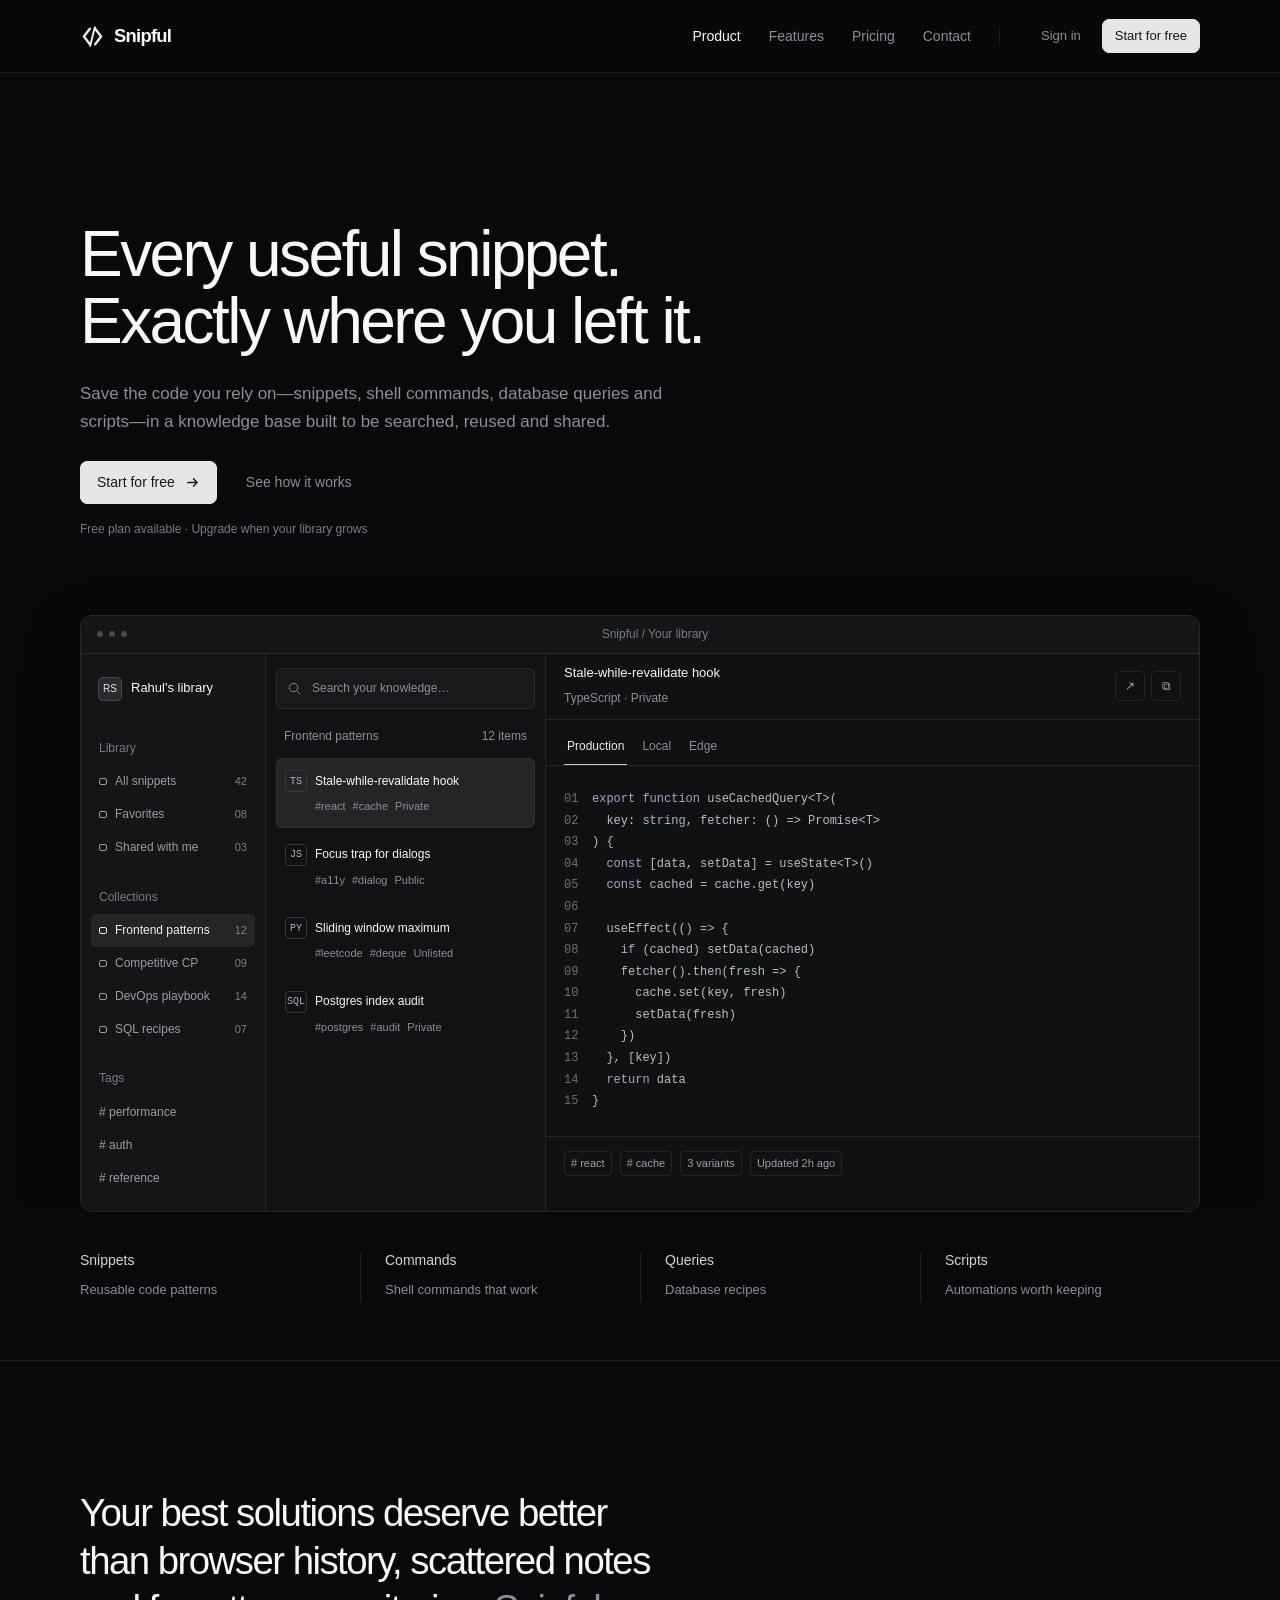
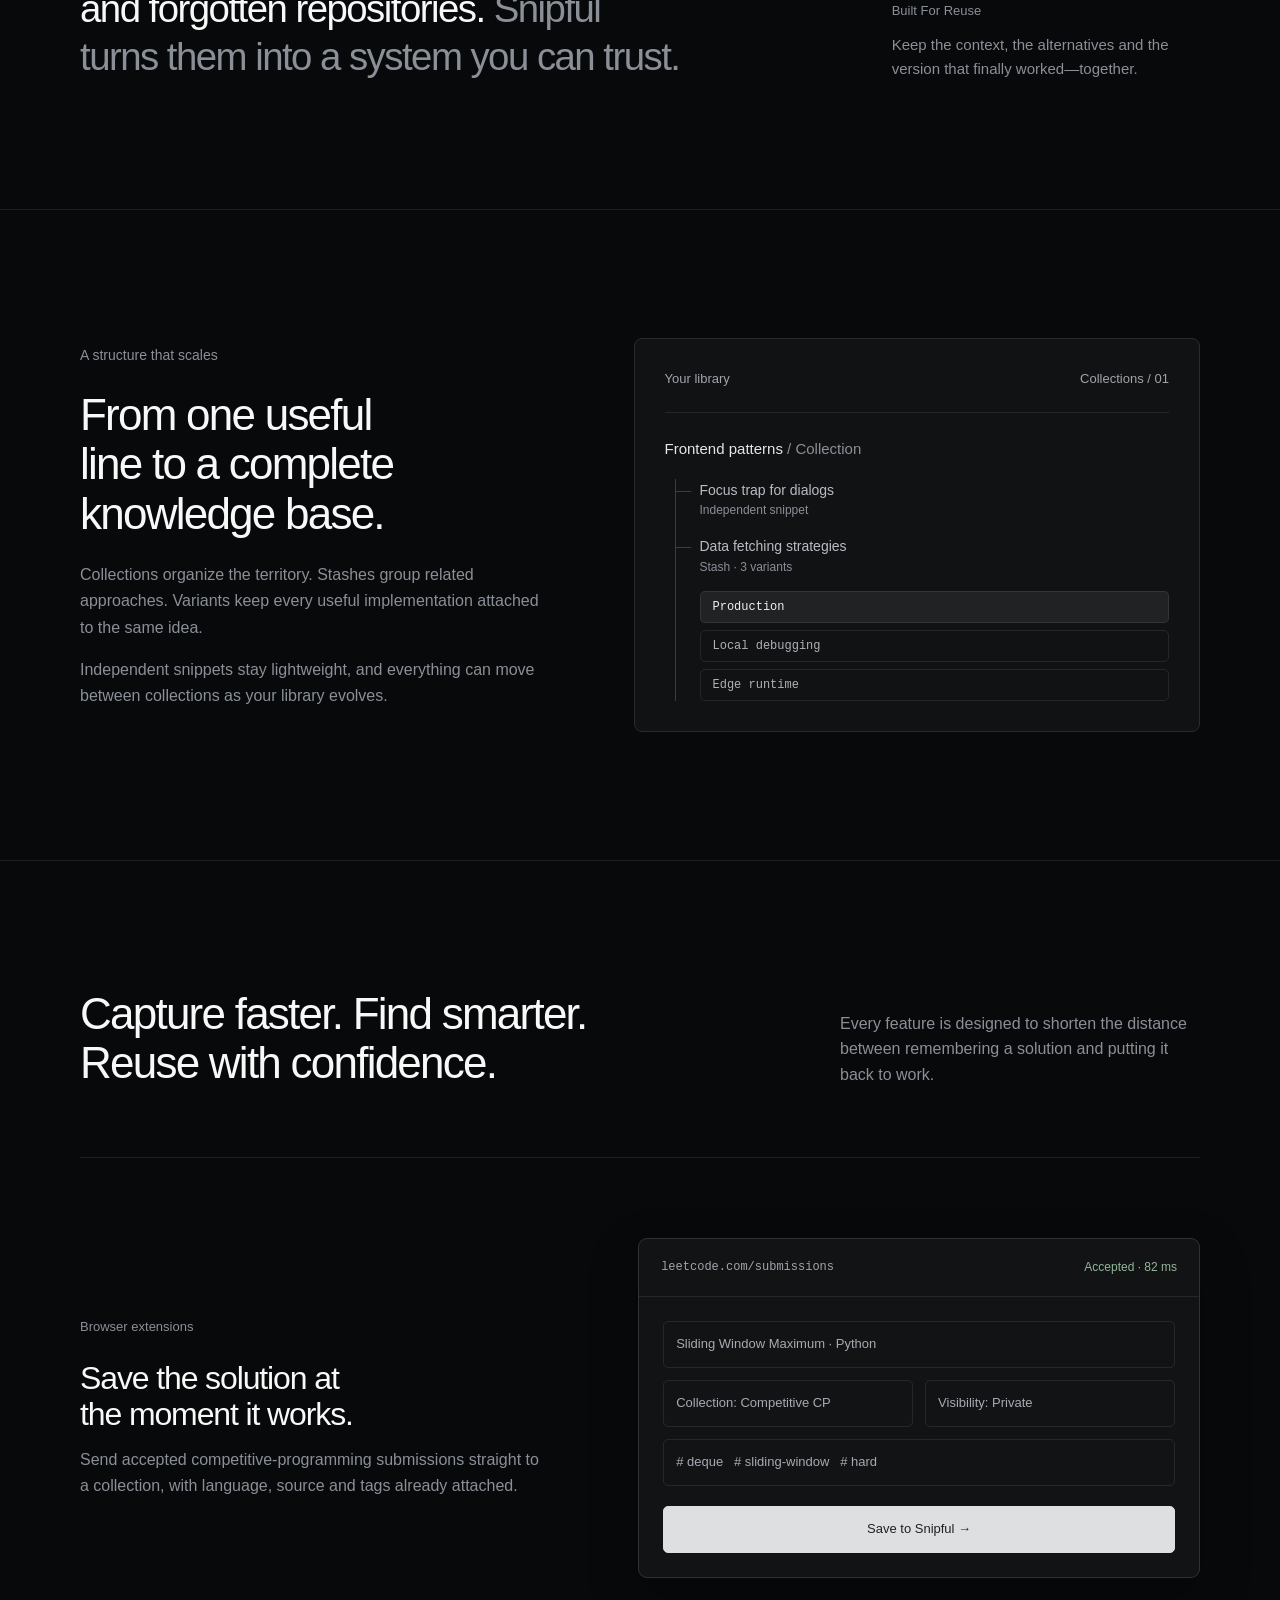
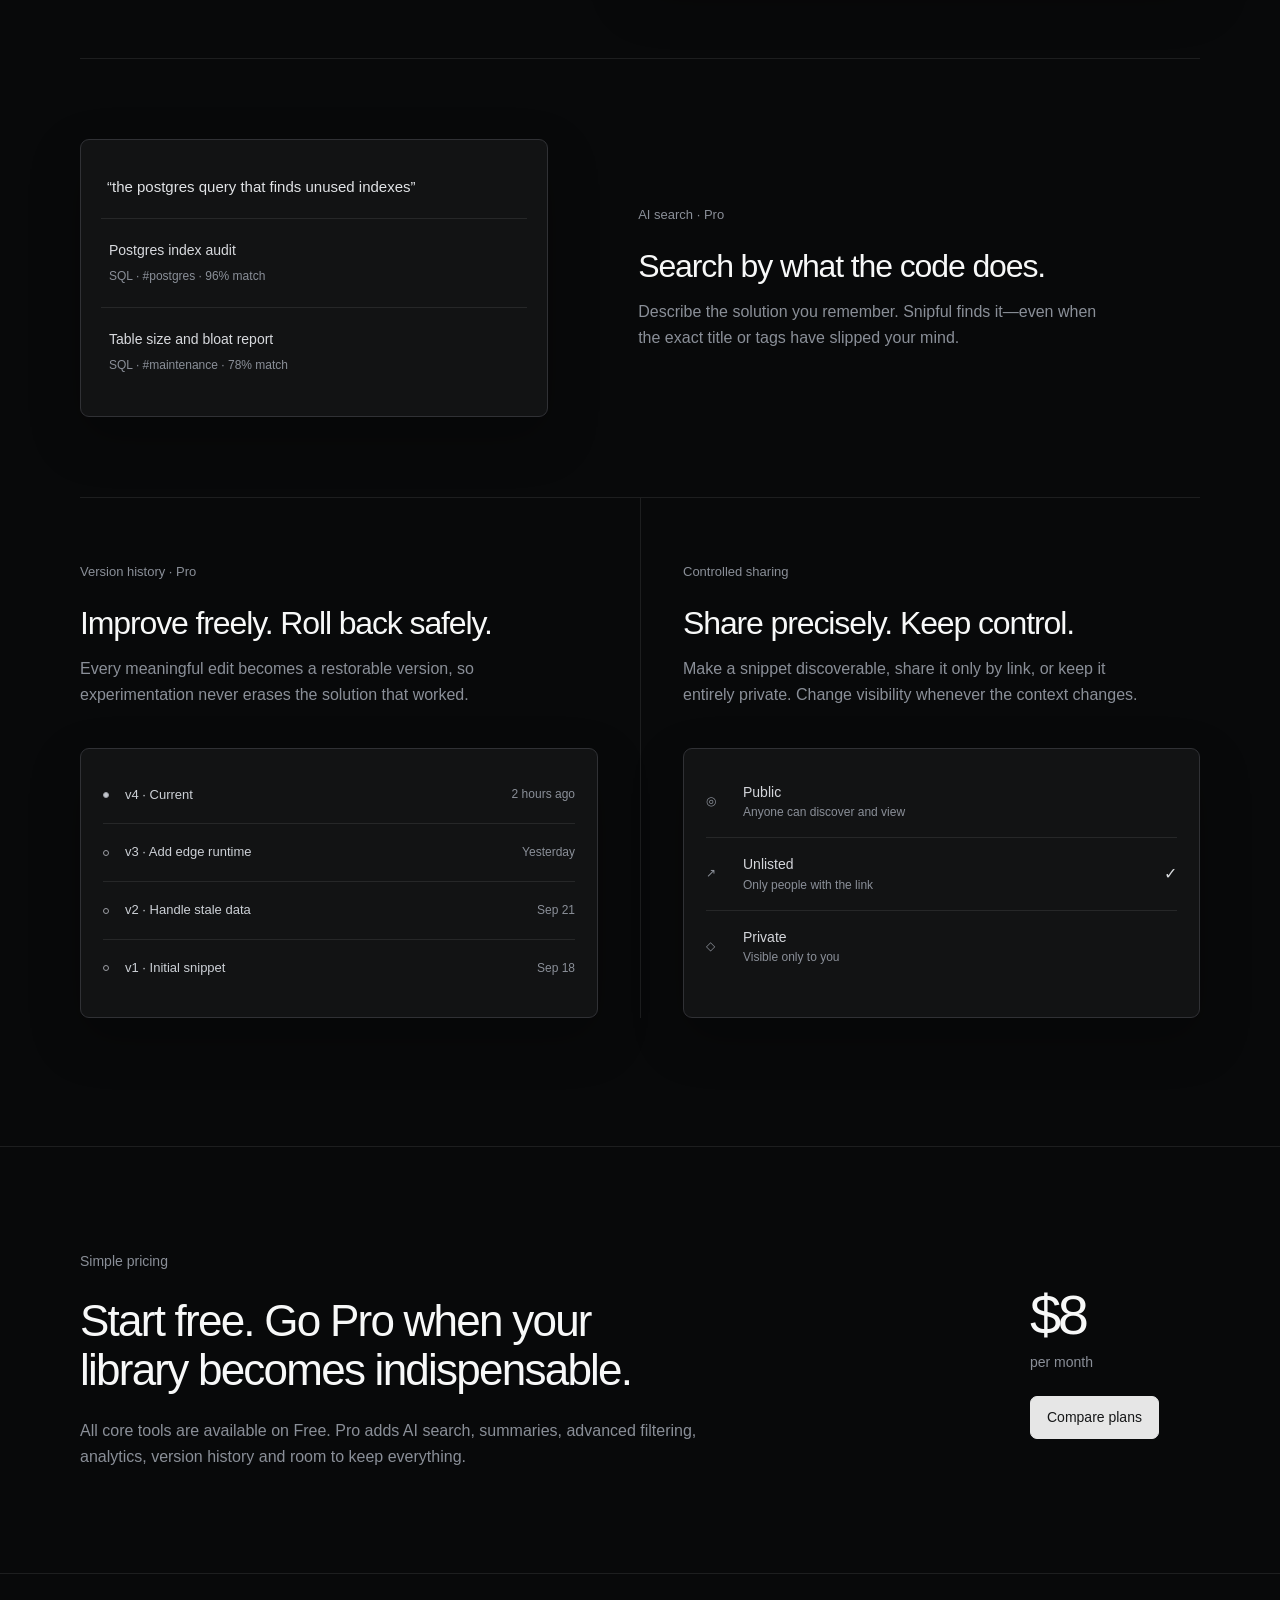
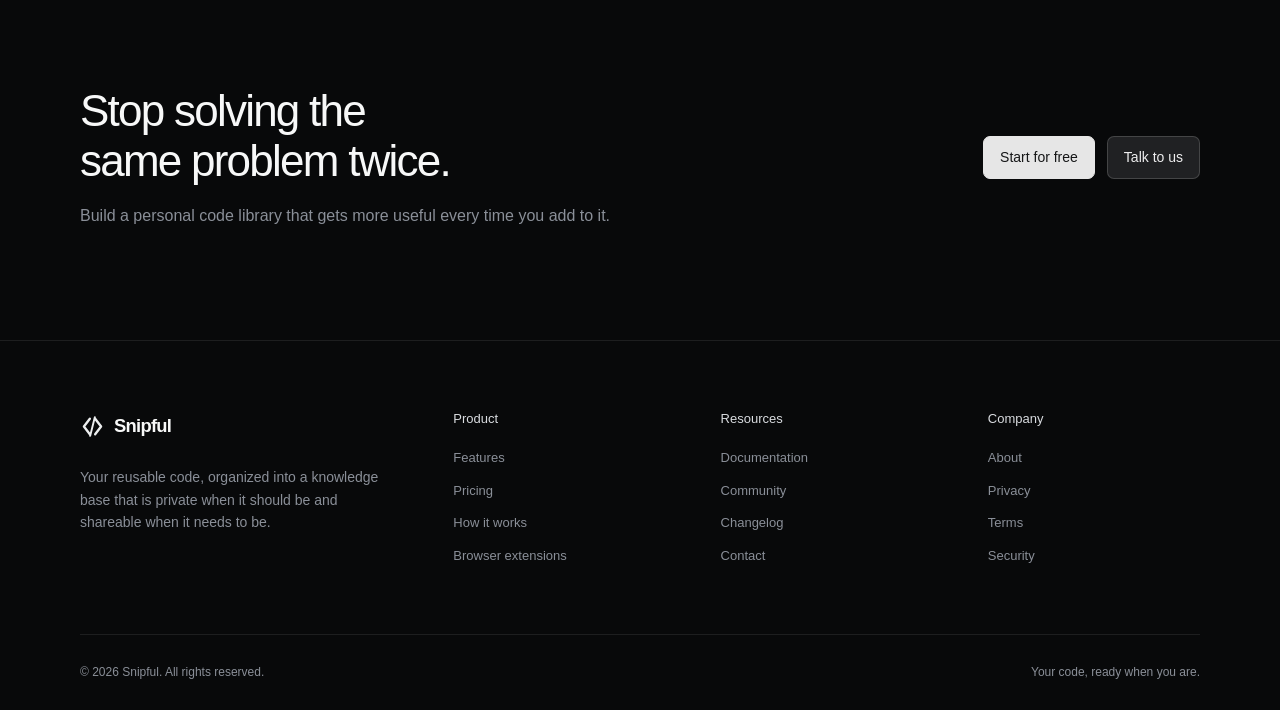
<file: index.html>
<!doctype html>
<html lang="en">
<head>
  <meta charset="utf-8">
  <meta name="viewport" content="width=device-width, initial-scale=1">
  <meta name="description" content="Create, organize, search and share code snippets, commands, queries and scripts with Snipful.">
  <meta name="theme-color" content="#08090a">
  <title>Snipful — Your code, ready when you are</title>
  <link rel="icon" href="favicon.svg" type="image/svg+xml">
  <link rel="stylesheet" href="styles.css?v=2">
  <script src="app.js" defer></script>
</head>
<body>
  <a class="skip-link" href="#main">Skip to content</a>
  <header class="site-header">
    <div class="container nav-shell">
      <a class="brand" href="index.html" aria-label="Snipful home">
        <svg class="brand-mark" viewBox="0 0 32 32" aria-hidden="true">
          <path d="M12.6 6 5 16l7.6 10M19.4 6 27 16l-7.6 10" fill="none" stroke="currentColor" stroke-width="3" stroke-linecap="round" stroke-linejoin="round"/>
          <path class="slash" d="m19 4-6 24" fill="none" stroke="currentColor" stroke-width="2.5" stroke-linecap="round"/>
        </svg>
        <span>Snipful</span>
      </a>
      <nav class="desktop-nav" aria-label="Primary navigation">
        <a class="nav-link" aria-current="page" href="index.html">Product</a>
        <a class="nav-link" href="#features">Features</a>
        <a class="nav-link" href="pricing.html">Pricing</a>
        <a class="nav-link" href="contact.html">Contact</a>
        <span class="nav-divider" aria-hidden="true"></span>
        <div class="nav-actions">
          <a class="btn btn-ghost btn-small" href="#">Sign in</a>
          <a class="btn btn-primary btn-small" href="#">Start for free</a>
        </div>
      </nav>
      <button class="nav-toggle" type="button" aria-label="Toggle navigation" aria-expanded="false" data-nav-toggle>
        <svg viewBox="0 0 20 20" fill="none" aria-hidden="true"><path d="M3 6h14M3 10h14M3 14h14" stroke="currentColor" stroke-width="1.5" stroke-linecap="round"/></svg>
      </button>
    </div>
    <nav class="mobile-nav" aria-label="Mobile navigation" data-mobile-nav hidden>
      <div class="container mobile-nav-inner">
        <a class="nav-link" href="index.html">Product</a>
        <a class="nav-link" href="#features">Features</a>
        <a class="nav-link" href="pricing.html">Pricing</a>
        <a class="nav-link" href="contact.html">Contact</a>
        <a class="nav-link" href="#">Sign in</a>
        <a class="btn btn-primary" href="#">Start for free</a>
      </div>
    </nav>
  </header>

  <main id="main">
    <section class="hero">
      <div class="container">
        <div class="hero-copy">
          <span class="eyebrow">Developer knowledge, organized</span>
          <h1>Every useful snippet.<br><span class="accent">Exactly where you left it.</span></h1>
          <p class="lede">Save the code you rely on—snippets, shell commands, database queries and scripts—in a knowledge base built to be searched, reused and shared.</p>
          <div class="button-row">
            <a class="btn btn-primary" href="#">Start for free
              <svg viewBox="0 0 16 16" fill="none" aria-hidden="true"><path d="M3 8h10m-4-4 4 4-4 4" stroke="currentColor" stroke-width="1.5" stroke-linecap="round" stroke-linejoin="round"/></svg>
            </a>
            <a class="btn" href="#workflow">See how it works</a>
          </div>
          <div class="hero-note">Free plan available · Upgrade when your library grows</div>
        </div>

        <div class="app-window" aria-label="Preview of the Snipful application">
          <div class="window-bar">
            <div class="window-dots" aria-hidden="true"><i></i><i></i><i></i></div>
            <span class="window-title">Snipful / Your library</span>
          </div>
          <div class="app-grid">
            <aside class="app-sidebar" aria-label="Collection preview">
              <div class="workspace-select"><span class="workspace-avatar">RS</span> Rahul's library</div>
              <div class="side-group">
                <div class="side-label">Library</div>
                <button class="side-item" type="button"><span class="folder-dot"></span>All snippets <span class="count">42</span></button>
                <button class="side-item" type="button"><span class="folder-dot"></span>Favorites <span class="count">08</span></button>
                <button class="side-item" type="button"><span class="folder-dot"></span>Shared with me <span class="count">03</span></button>
              </div>
              <div class="side-group">
                <div class="side-label">Collections</div>
                <button class="side-item is-active" type="button"><span class="folder-dot"></span>Frontend patterns <span class="count">12</span></button>
                <button class="side-item" type="button"><span class="folder-dot"></span>Competitive CP <span class="count">09</span></button>
                <button class="side-item" type="button"><span class="folder-dot"></span>DevOps playbook <span class="count">14</span></button>
                <button class="side-item" type="button"><span class="folder-dot"></span>SQL recipes <span class="count">07</span></button>
              </div>
              <div class="side-group">
                <div class="side-label">Tags</div>
                <button class="side-item" type="button"># performance</button>
                <button class="side-item" type="button"># auth</button>
                <button class="side-item" type="button"># reference</button>
              </div>
            </aside>

            <div class="snippet-list">
              <label class="mock-search">
                <svg viewBox="0 0 16 16" fill="none" aria-hidden="true"><circle cx="7" cy="7" r="4.5" stroke="currentColor"/><path d="m10.5 10.5 3 3" stroke="currentColor" stroke-linecap="round"/></svg>
                <input type="search" placeholder="Search your knowledge…" aria-label="Filter preview snippets" data-snippet-search>
              </label>
              <div class="list-heading"><span>Frontend patterns</span><span>12 items</span></div>

              <button class="snippet-item is-active" type="button" data-snippet-item data-title="Stale-while-revalidate hook" data-language="TypeScript" data-visibility="Private" data-search="react cache hook typescript performance private">
                <span class="snippet-top"><span class="language-icon">TS</span><span class="snippet-name">Stale-while-revalidate hook</span></span>
                <span class="snippet-meta"><span>#react</span><span>#cache</span><span><i class="visibility-dot"></i>Private</span></span>
                <template><span class="code-line-no">01</span><span class="tok-purple">export function</span> useCachedQuery&lt;T&gt;(
<span class="code-line-no">02</span>  key: <span class="tok-cyan">string</span>, fetcher: () =&gt; Promise&lt;T&gt;
<span class="code-line-no">03</span>) {
<span class="code-line-no">04</span>  <span class="tok-purple">const</span> [data, setData] = useState&lt;T&gt;()
<span class="code-line-no">05</span>  <span class="tok-purple">const</span> cached = cache.get(key)
<span class="code-line-no">06</span>
<span class="code-line-no">07</span>  useEffect(() =&gt; {
<span class="code-line-no">08</span>    <span class="tok-purple">if</span> (cached) setData(cached)
<span class="code-line-no">09</span>    fetcher().then(<span class="tok-green">fresh</span> =&gt; {
<span class="code-line-no">10</span>      cache.set(key, fresh)
<span class="code-line-no">11</span>      setData(fresh)
<span class="code-line-no">12</span>    })
<span class="code-line-no">13</span>  }, [key])
<span class="code-line-no">14</span>  <span class="tok-purple">return</span> data
<span class="code-line-no">15</span>}</template>
              </button>

              <button class="snippet-item" type="button" data-snippet-item data-title="Focus trap for dialogs" data-language="JavaScript" data-visibility="Public" data-search="dialog accessibility javascript focus public">
                <span class="snippet-top"><span class="language-icon">JS</span><span class="snippet-name">Focus trap for dialogs</span></span>
                <span class="snippet-meta"><span>#a11y</span><span>#dialog</span><span><i class="visibility-dot"></i>Public</span></span>
                <template><span class="code-line-no">01</span><span class="tok-purple">export function</span> trapFocus(dialog) {
<span class="code-line-no">02</span>  <span class="tok-purple">const</span> nodes = dialog.querySelectorAll(
<span class="code-line-no">03</span>    <span class="tok-yellow">'button, a, input, select, textarea'</span>
<span class="code-line-no">04</span>  )
<span class="code-line-no">05</span>  <span class="tok-purple">const</span> first = nodes[0]
<span class="code-line-no">06</span>  <span class="tok-purple">const</span> last = nodes[nodes.length - 1]
<span class="code-line-no">07</span>  first.focus()
<span class="code-line-no">08</span>  <span class="tok-muted">// loop focus within the dialog</span>
<span class="code-line-no">09</span>}</template>
              </button>

              <button class="snippet-item" type="button" data-snippet-item data-title="Sliding window maximum" data-language="Python" data-visibility="Unlisted" data-search="leetcode competitive python sliding window unlisted">
                <span class="snippet-top"><span class="language-icon">PY</span><span class="snippet-name">Sliding window maximum</span></span>
                <span class="snippet-meta"><span>#leetcode</span><span>#deque</span><span><i class="visibility-dot"></i>Unlisted</span></span>
                <template><span class="code-line-no">01</span><span class="tok-purple">from</span> collections <span class="tok-purple">import</span> deque
<span class="code-line-no">02</span>
<span class="code-line-no">03</span><span class="tok-purple">def</span> <span class="tok-cyan">max_sliding_window</span>(nums, k):
<span class="code-line-no">04</span>    q, result = deque(), []
<span class="code-line-no">05</span>    <span class="tok-purple">for</span> index, value <span class="tok-purple">in</span> enumerate(nums):
<span class="code-line-no">06</span>        <span class="tok-purple">while</span> q <span class="tok-purple">and</span> nums[q[-1]] &lt; value:
<span class="code-line-no">07</span>            q.pop()
<span class="code-line-no">08</span>        q.append(index)
<span class="code-line-no">09</span>        <span class="tok-purple">if</span> index &gt;= k - 1:
<span class="code-line-no">10</span>            result.append(nums[q[0]])
<span class="code-line-no">11</span>    <span class="tok-purple">return</span> result</template>
              </button>

              <button class="snippet-item" type="button" data-snippet-item data-title="Postgres index audit" data-language="SQL" data-visibility="Private" data-search="postgres sql indexes database private">
                <span class="snippet-top"><span class="language-icon">SQL</span><span class="snippet-name">Postgres index audit</span></span>
                <span class="snippet-meta"><span>#postgres</span><span>#audit</span><span><i class="visibility-dot"></i>Private</span></span>
                <template><span class="code-line-no">01</span><span class="tok-purple">SELECT</span>
<span class="code-line-no">02</span>  schemaname,
<span class="code-line-no">03</span>  relname <span class="tok-purple">AS</span> table_name,
<span class="code-line-no">04</span>  indexrelname <span class="tok-purple">AS</span> index_name,
<span class="code-line-no">05</span>  idx_scan
<span class="code-line-no">06</span><span class="tok-purple">FROM</span> pg_stat_user_indexes
<span class="code-line-no">07</span><span class="tok-purple">WHERE</span> idx_scan = <span class="tok-yellow">0</span>
<span class="code-line-no">08</span><span class="tok-purple">ORDER BY</span> pg_relation_size(indexrelid) <span class="tok-purple">DESC</span>;</template>
              </button>
            </div>

            <section class="editor-pane" aria-label="Snippet editor preview">
              <div class="editor-head">
                <div class="editor-title"><strong data-preview-title>Stale-while-revalidate hook</strong><span><span data-preview-language>TypeScript</span> · <span data-preview-visibility>Private</span></span></div>
                <div class="editor-actions">
                  <button class="icon-button" type="button" aria-label="Share snippet">↗</button>
                  <button class="icon-button" type="button" aria-label="Copy snippet" data-copy="[data-preview-code]">⧉</button>
                </div>
              </div>
              <div class="editor-tabs" role="tablist" aria-label="Snippet variants" data-variant-group>
                <button class="editor-tab is-active" type="button" role="tab" aria-selected="true" data-variant>Production</button>
                <button class="editor-tab" type="button" role="tab" aria-selected="false" data-variant data-code="<span class='code-line-no'>01</span><span class='tok-muted'>// Local variant — optimized for debugging</span>&#10;<span class='code-line-no'>02</span><span class='tok-purple'>const</span> debug = <span class='tok-cyan'>true</span>&#10;<span class='code-line-no'>03</span><span class='tok-purple'>const</span> ttl = debug ? <span class='tok-yellow'>0</span> : <span class='tok-yellow'>60_000</span>">Local</button>
                <button class="editor-tab" type="button" role="tab" aria-selected="false" data-variant data-code="<span class='code-line-no'>01</span><span class='tok-muted'>// Edge runtime variant</span>&#10;<span class='code-line-no'>02</span><span class='tok-purple'>export const</span> runtime = <span class='tok-yellow'>'edge'</span>&#10;<span class='code-line-no'>03</span><span class='tok-purple'>export const</span> revalidate = <span class='tok-yellow'>60</span>">Edge</button>
              </div>
              <pre class="code-block"><code data-preview-code><span class="code-line-no">01</span><span class="tok-purple">export function</span> useCachedQuery&lt;T&gt;(
<span class="code-line-no">02</span>  key: <span class="tok-cyan">string</span>, fetcher: () =&gt; Promise&lt;T&gt;
<span class="code-line-no">03</span>) {
<span class="code-line-no">04</span>  <span class="tok-purple">const</span> [data, setData] = useState&lt;T&gt;()
<span class="code-line-no">05</span>  <span class="tok-purple">const</span> cached = cache.get(key)
<span class="code-line-no">06</span>
<span class="code-line-no">07</span>  useEffect(() =&gt; {
<span class="code-line-no">08</span>    <span class="tok-purple">if</span> (cached) setData(cached)
<span class="code-line-no">09</span>    fetcher().then(<span class="tok-green">fresh</span> =&gt; {
<span class="code-line-no">10</span>      cache.set(key, fresh)
<span class="code-line-no">11</span>      setData(fresh)
<span class="code-line-no">12</span>    })
<span class="code-line-no">13</span>  }, [key])
<span class="code-line-no">14</span>  <span class="tok-purple">return</span> data
<span class="code-line-no">15</span>}</code></pre>
              <div class="editor-footer"><span class="tiny-chip"># react</span><span class="tiny-chip"># cache</span><span class="tiny-chip">3 variants</span><span class="tiny-chip">Updated 2h ago</span></div>
            </section>
          </div>
        </div>
      </div>
    </section>

    <div class="mini-proof" aria-label="Supported knowledge types">
      <div class="proof-item"><code>Snippets</code><span>Reusable code patterns</span></div>
      <div class="proof-item"><code>Commands</code><span>Shell commands that work</span></div>
      <div class="proof-item"><code>Queries</code><span>Database recipes</span></div>
      <div class="proof-item"><code>Scripts</code><span>Automations worth keeping</span></div>
    </div>

    <section class="section">
      <div class="container thesis-grid">
        <h2 class="display-copy"><strong>Your best solutions deserve better than browser history, scattered notes and forgotten repositories.</strong> Snipful turns them into a system you can trust.</h2>
        <aside class="thesis-aside">
          <span class="kicker">Built for reuse</span>
          <p>Keep the context, the alternatives and the version that finally worked—together.</p>
        </aside>
      </div>
    </section>

    <section class="section" id="workflow">
      <div class="container workflow">
        <div class="workflow-copy">
          <span class="eyebrow">A structure that scales</span>
          <h2>From one useful line to a complete knowledge base.</h2>
          <p class="lede">Collections organize the territory. Stashes group related approaches. Variants keep every useful implementation attached to the same idea.</p>
          <p>Independent snippets stay lightweight, and everything can move between collections as your library evolves.</p>
        </div>
        <div class="flow-board" aria-label="A collection contains independent snippets and stashes. Each stash contains snippet variants.">
          <div class="tree-header"><span>Your library</span><span>Collections / 01</span></div>
          <div class="tree-root">Frontend patterns <span class="muted">/ Collection</span></div>
          <div class="tree-branch">
            <div class="tree-leaf">Focus trap for dialogs<small>Independent snippet</small></div>
            <div class="tree-leaf">Data fetching strategies<small>Stash · 3 variants</small>
              <div class="variant-stack"><span class="variant">Production</span><span class="variant">Local debugging</span><span class="variant">Edge runtime</span></div>
            </div>
          </div>
        </div>
      </div>
    </section>

    <section class="section" id="features">
      <div class="container">
        <div class="feature-header">
          <h2>Capture faster. Find smarter. Reuse with confidence.</h2>
          <p>Every feature is designed to shorten the distance between remembering a solution and putting it back to work.</p>
        </div>

        <div class="feature-grid">
          <article class="feature-card large">
            <div class="feature-copy">
              <span class="feature-number">Browser extensions</span>
              <h3>Save the solution at the moment it works.</h3>
              <p>Send accepted competitive-programming submissions straight to a collection, with language, source and tags already attached.</p>
            </div>
            <div class="feature-visual">
              <div class="extension-bar"><span class="mono">leetcode.com/submissions</span><span class="accepted">Accepted · 82 ms</span></div>
              <div class="extension-content">
                <div class="field-mini full">Sliding Window Maximum · Python</div>
                <div class="field-mini">Collection: Competitive CP</div>
                <div class="field-mini">Visibility: Private</div>
                <div class="field-mini full"># deque &nbsp; # sliding-window &nbsp; # hard</div>
                <div class="field-mini full highlight">Save to Snipful →</div>
              </div>
            </div>
          </article>

          <article class="feature-card small">
            <div class="feature-copy">
              <span class="feature-number">AI search · Pro</span>
              <h3>Search by what the code does.</h3>
              <p>Describe the solution you remember. Snipful finds it—even when the exact title or tags have slipped your mind.</p>
            </div>
            <div class="feature-visual ai-search">
              <div class="ai-query">“the postgres query that finds unused indexes”</div>
              <div class="ai-result"><strong>Postgres index audit</strong><span>SQL · #postgres · 96% match</span></div>
              <div class="ai-result"><strong>Table size and bloat report</strong><span>SQL · #maintenance · 78% match</span></div>
            </div>
          </article>

          <article class="feature-card half">
            <div class="feature-copy">
              <span class="feature-number">Version history · Pro</span>
              <h3>Improve freely. Roll back safely.</h3>
              <p>Every meaningful edit becomes a restorable version, so experimentation never erases the solution that worked.</p>
            </div>
            <div class="feature-visual history">
              <div class="history-row"><span class="history-dot"></span><strong>v4 · Current</strong><span>2 hours ago</span></div>
              <div class="history-row"><span class="history-dot"></span><strong>v3 · Add edge runtime</strong><span>Yesterday</span></div>
              <div class="history-row"><span class="history-dot"></span><strong>v2 · Handle stale data</strong><span>Sep 21</span></div>
              <div class="history-row"><span class="history-dot"></span><strong>v1 · Initial snippet</strong><span>Sep 18</span></div>
            </div>
          </article>

          <article class="feature-card half">
            <div class="feature-copy">
              <span class="feature-number">Controlled sharing</span>
              <h3>Share precisely. Keep control.</h3>
              <p>Make a snippet discoverable, share it only by link, or keep it entirely private. Change visibility whenever the context changes.</p>
            </div>
            <div class="feature-visual visibility-demo">
              <div class="visibility-option"><span class="visibility-icon">◎</span><span><strong>Public</strong><span>Anyone can discover and view</span></span></div>
              <div class="visibility-option is-selected"><span class="visibility-icon">↗</span><span><strong>Unlisted</strong><span>Only people with the link</span></span></div>
              <div class="visibility-option"><span class="visibility-icon">◇</span><span><strong>Private</strong><span>Visible only to you</span></span></div>
            </div>
          </article>
        </div>
      </div>
    </section>

    <section class="section-tight">
      <div class="container">
        <div class="plan-teaser">
          <div>
            <span class="eyebrow">Simple pricing</span>
            <h2>Start free. Go Pro when your library becomes indispensable.</h2>
            <p>All core tools are available on Free. Pro adds AI search, summaries, advanced filtering, analytics, version history and room to keep everything.</p>
          </div>
          <div class="price-lockup"><strong>$8</strong><span>per month</span><div style="margin-top:22px"><a class="btn btn-primary" href="pricing.html">Compare plans</a></div></div>
        </div>
      </div>
    </section>

    <section class="cta-band">
      <div class="container">
        <span class="eyebrow">Your future self will thank you</span>
        <h2>Stop solving the same problem twice.</h2>
        <p>Build a personal code library that gets more useful every time you add to it.</p>
        <div class="button-row"><a class="btn btn-primary" href="#">Start for free</a><a class="btn" href="contact.html">Talk to us</a></div>
      </div>
    </section>
  </main>

  <footer class="site-footer">
    <div class="container">
      <div class="footer-grid">
        <div class="footer-brand">
          <a class="brand" href="index.html" aria-label="Snipful home">
            <svg class="brand-mark" viewBox="0 0 32 32" aria-hidden="true"><path d="M12.6 6 5 16l7.6 10M19.4 6 27 16l-7.6 10" fill="none" stroke="currentColor" stroke-width="3" stroke-linecap="round" stroke-linejoin="round"/><path class="slash" d="m19 4-6 24" fill="none" stroke="currentColor" stroke-width="2.5" stroke-linecap="round"/></svg>
            <span>Snipful</span>
          </a>
          <p>Your reusable code, organized into a knowledge base that is private when it should be and shareable when it needs to be.</p>
        </div>
        <div class="footer-col"><h3>Product</h3><a href="#features">Features</a><a href="pricing.html">Pricing</a><a href="#workflow">How it works</a><a href="#">Browser extensions</a></div>
        <div class="footer-col"><h3>Resources</h3><a href="#">Documentation</a><a href="#">Community</a><a href="#">Changelog</a><a href="contact.html">Contact</a></div>
        <div class="footer-col"><h3>Company</h3><a href="#">About</a><a href="#">Privacy</a><a href="#">Terms</a><a href="#">Security</a></div>
      </div>
      <div class="footer-bottom"><span>© 2026 Snipful. All rights reserved.</span><span class="status-line">Your code, ready when you are.</span></div>
    </div>
  </footer>
</body>
</html>
</file>
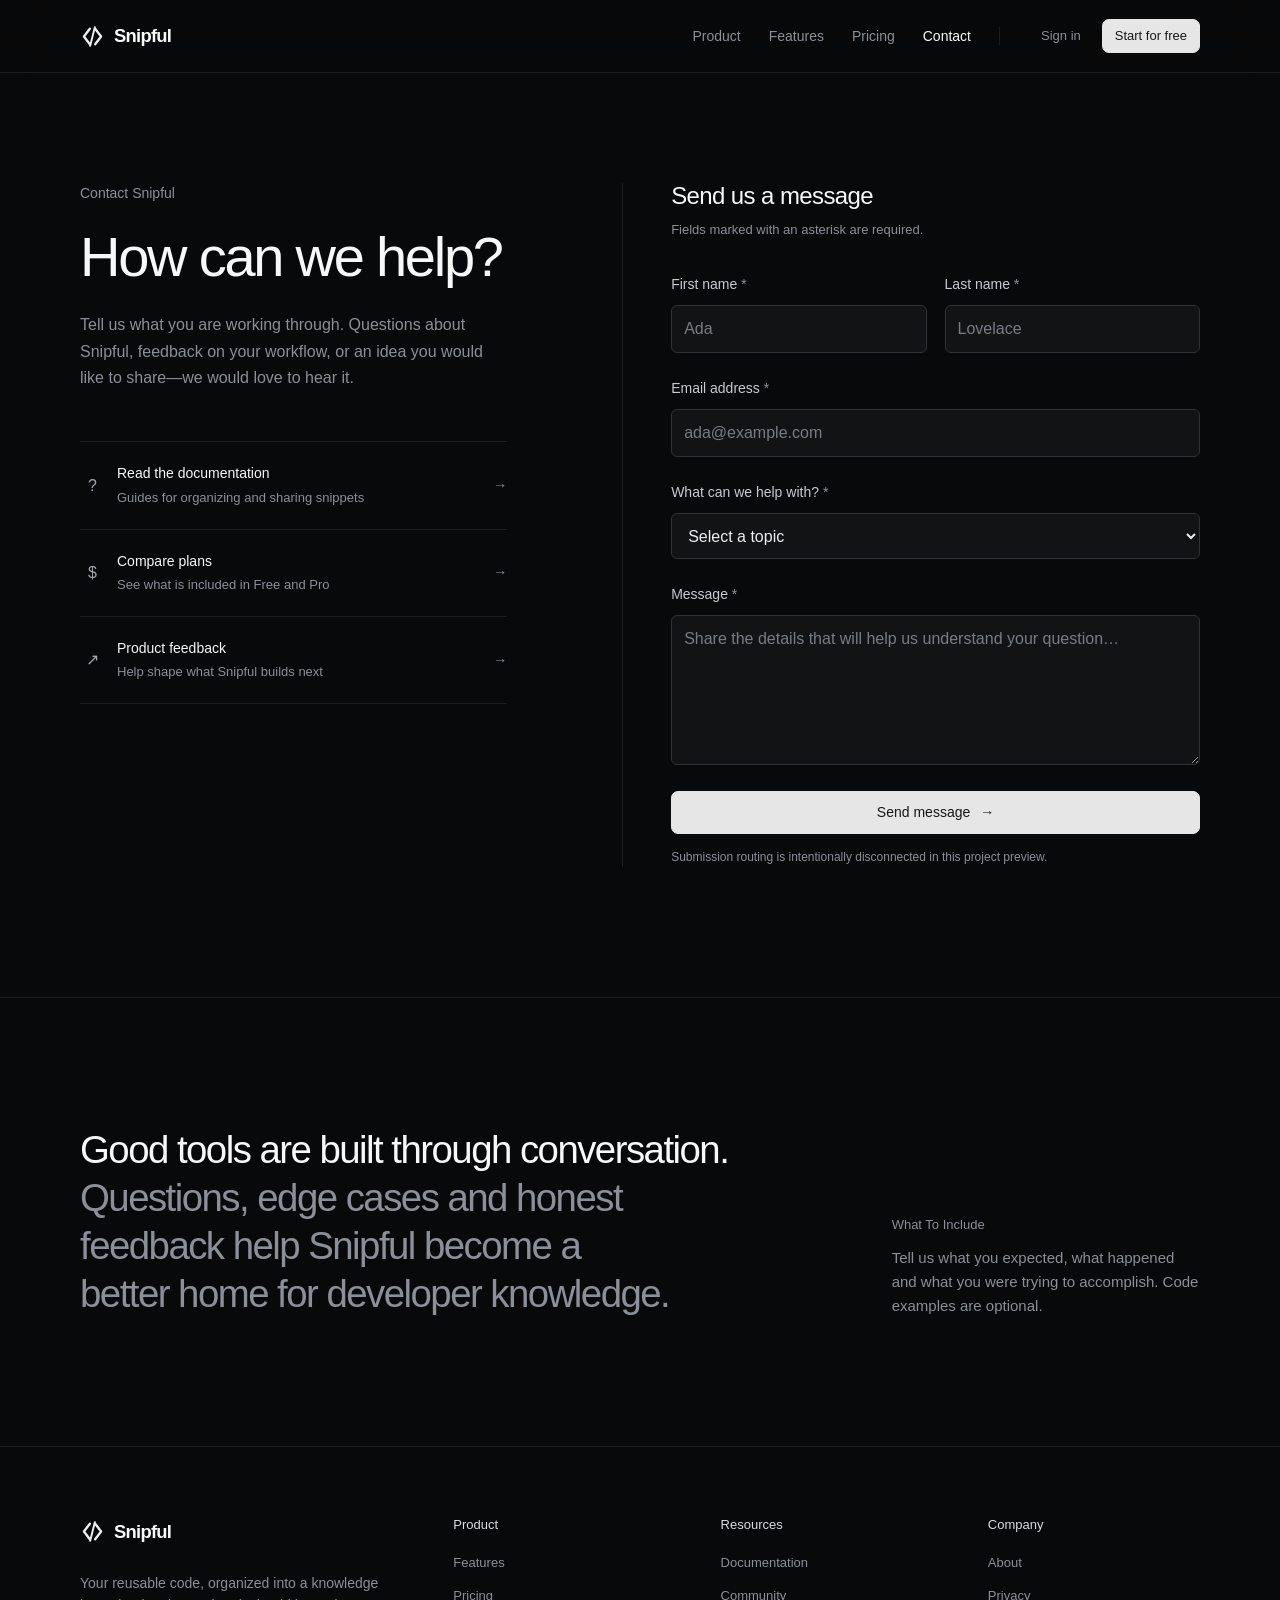
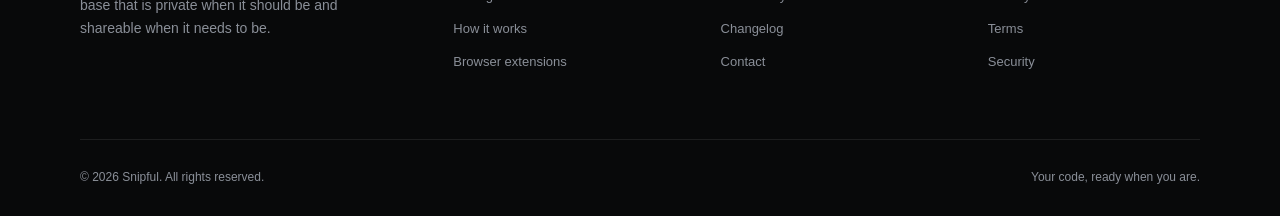
<file: contact.html>
<!doctype html>
<html lang="en">
<head>
  <meta charset="utf-8">
  <meta name="viewport" content="width=device-width, initial-scale=1">
  <meta name="description" content="Contact the Snipful team about your account, billing, feedback, partnerships or general questions.">
  <meta name="theme-color" content="#08090a">
  <title>Contact — Snipful</title>
  <link rel="icon" href="favicon.svg" type="image/svg+xml">
  <link rel="stylesheet" href="styles.css?v=2">
  <script src="app.js" defer></script>
</head>
<body>
  <a class="skip-link" href="#main">Skip to content</a>
  <header class="site-header">
    <div class="container nav-shell">
      <a class="brand" href="index.html" aria-label="Snipful home">
        <svg class="brand-mark" viewBox="0 0 32 32" aria-hidden="true"><path d="M12.6 6 5 16l7.6 10M19.4 6 27 16l-7.6 10" fill="none" stroke="currentColor" stroke-width="3" stroke-linecap="round" stroke-linejoin="round"/><path class="slash" d="m19 4-6 24" fill="none" stroke="currentColor" stroke-width="2.5" stroke-linecap="round"/></svg>
        <span>Snipful</span>
      </a>
      <nav class="desktop-nav" aria-label="Primary navigation">
        <a class="nav-link" href="index.html">Product</a><a class="nav-link" href="index.html#features">Features</a><a class="nav-link" href="pricing.html">Pricing</a><a class="nav-link" aria-current="page" href="contact.html">Contact</a><span class="nav-divider" aria-hidden="true"></span><div class="nav-actions"><a class="btn btn-ghost btn-small" href="#">Sign in</a><a class="btn btn-primary btn-small" href="#">Start for free</a></div>
      </nav>
      <button class="nav-toggle" type="button" aria-label="Toggle navigation" aria-expanded="false" data-nav-toggle><svg viewBox="0 0 20 20" fill="none" aria-hidden="true"><path d="M3 6h14M3 10h14M3 14h14" stroke="currentColor" stroke-width="1.5" stroke-linecap="round"/></svg></button>
    </div>
    <nav class="mobile-nav" aria-label="Mobile navigation" data-mobile-nav hidden><div class="container mobile-nav-inner"><a class="nav-link" href="index.html">Product</a><a class="nav-link" href="index.html#features">Features</a><a class="nav-link" href="pricing.html">Pricing</a><a class="nav-link" href="contact.html">Contact</a><a class="nav-link" href="#">Sign in</a><a class="btn btn-primary" href="#">Start for free</a></div></nav>
  </header>

  <main id="main">
    <div class="container contact-layout">
      <section class="contact-copy">
        <span class="eyebrow">Contact Snipful</span>
        <h1>How can we help?</h1>
        <p class="lede">Tell us what you are working through. Questions about Snipful, feedback on your workflow, or an idea you would like to share—we would love to hear it.</p>
        <div class="contact-links">
          <a class="contact-link" href="#"><span class="visibility-icon">?</span><span>Read the documentation<small>Guides for organizing and sharing snippets</small></span><span class="arrow">→</span></a>
          <a class="contact-link" href="pricing.html"><span class="visibility-icon">$</span><span>Compare plans<small>See what is included in Free and Pro</small></span><span class="arrow">→</span></a>
          <a class="contact-link" href="#"><span class="visibility-icon">↗</span><span>Product feedback<small>Help shape what Snipful builds next</small></span><span class="arrow">→</span></a>
        </div>
      </section>

      <section class="form-card" aria-labelledby="contact-form-heading">
        <div class="form-intro"><h2 id="contact-form-heading">Send us a message</h2><p>Fields marked with an asterisk are required.</p></div>
        <form data-contact-form>
          <div class="form-grid">
            <div class="form-field"><label for="first-name">First name <span class="required">*</span></label><input class="form-control" id="first-name" name="first-name" type="text" autocomplete="given-name" placeholder="Ada" required></div>
            <div class="form-field"><label for="last-name">Last name <span class="required">*</span></label><input class="form-control" id="last-name" name="last-name" type="text" autocomplete="family-name" placeholder="Lovelace" required></div>
            <div class="form-field full"><label for="email">Email address <span class="required">*</span></label><input class="form-control" id="email" name="email" type="email" autocomplete="email" placeholder="ada@example.com" required></div>
            <div class="form-field full"><label for="topic">What can we help with? <span class="required">*</span></label><select class="form-control" id="topic" name="topic" required><option value="" selected disabled>Select a topic</option><option>General question</option><option>Account support</option><option>Billing</option><option>Product feedback</option><option>Partnership</option></select></div>
            <div class="form-field full"><label for="message">Message <span class="required">*</span></label><textarea class="form-control" id="message" name="message" placeholder="Share the details that will help us understand your question…" required></textarea></div>
          </div>
          <div class="form-footer"><button class="btn btn-primary" type="submit">Send message <span aria-hidden="true">→</span></button><p class="form-note">Submission routing is intentionally disconnected in this project preview.</p></div>
          <div class="form-status" role="status" tabindex="-1" data-form-status hidden>The form is visually ready, but no information was sent. Connect a submission destination before launch.</div>
        </form>
      </section>
    </div>

    <section class="section">
      <div class="container thesis-grid">
        <h2 class="display-copy"><strong>Good tools are built through conversation.</strong> Questions, edge cases and honest feedback help Snipful become a better home for developer knowledge.</h2>
        <aside class="thesis-aside"><span class="kicker">What to include</span><p>Tell us what you expected, what happened and what you were trying to accomplish. Code examples are optional.</p></aside>
      </div>
    </section>
  </main>

  <footer class="site-footer">
    <div class="container">
      <div class="footer-grid">
        <div class="footer-brand"><a class="brand" href="index.html"><svg class="brand-mark" viewBox="0 0 32 32" aria-hidden="true"><path d="M12.6 6 5 16l7.6 10M19.4 6 27 16l-7.6 10" fill="none" stroke="currentColor" stroke-width="3" stroke-linecap="round" stroke-linejoin="round"/><path class="slash" d="m19 4-6 24" fill="none" stroke="currentColor" stroke-width="2.5" stroke-linecap="round"/></svg><span>Snipful</span></a><p>Your reusable code, organized into a knowledge base that is private when it should be and shareable when it needs to be.</p></div>
        <div class="footer-col"><h3>Product</h3><a href="index.html#features">Features</a><a href="pricing.html">Pricing</a><a href="index.html#workflow">How it works</a><a href="#">Browser extensions</a></div>
        <div class="footer-col"><h3>Resources</h3><a href="#">Documentation</a><a href="#">Community</a><a href="#">Changelog</a><a href="contact.html">Contact</a></div>
        <div class="footer-col"><h3>Company</h3><a href="#">About</a><a href="#">Privacy</a><a href="#">Terms</a><a href="#">Security</a></div>
      </div>
      <div class="footer-bottom"><span>© 2026 Snipful. All rights reserved.</span><span class="status-line">Your code, ready when you are.</span></div>
    </div>
  </footer>
</body>
</html>
</file>
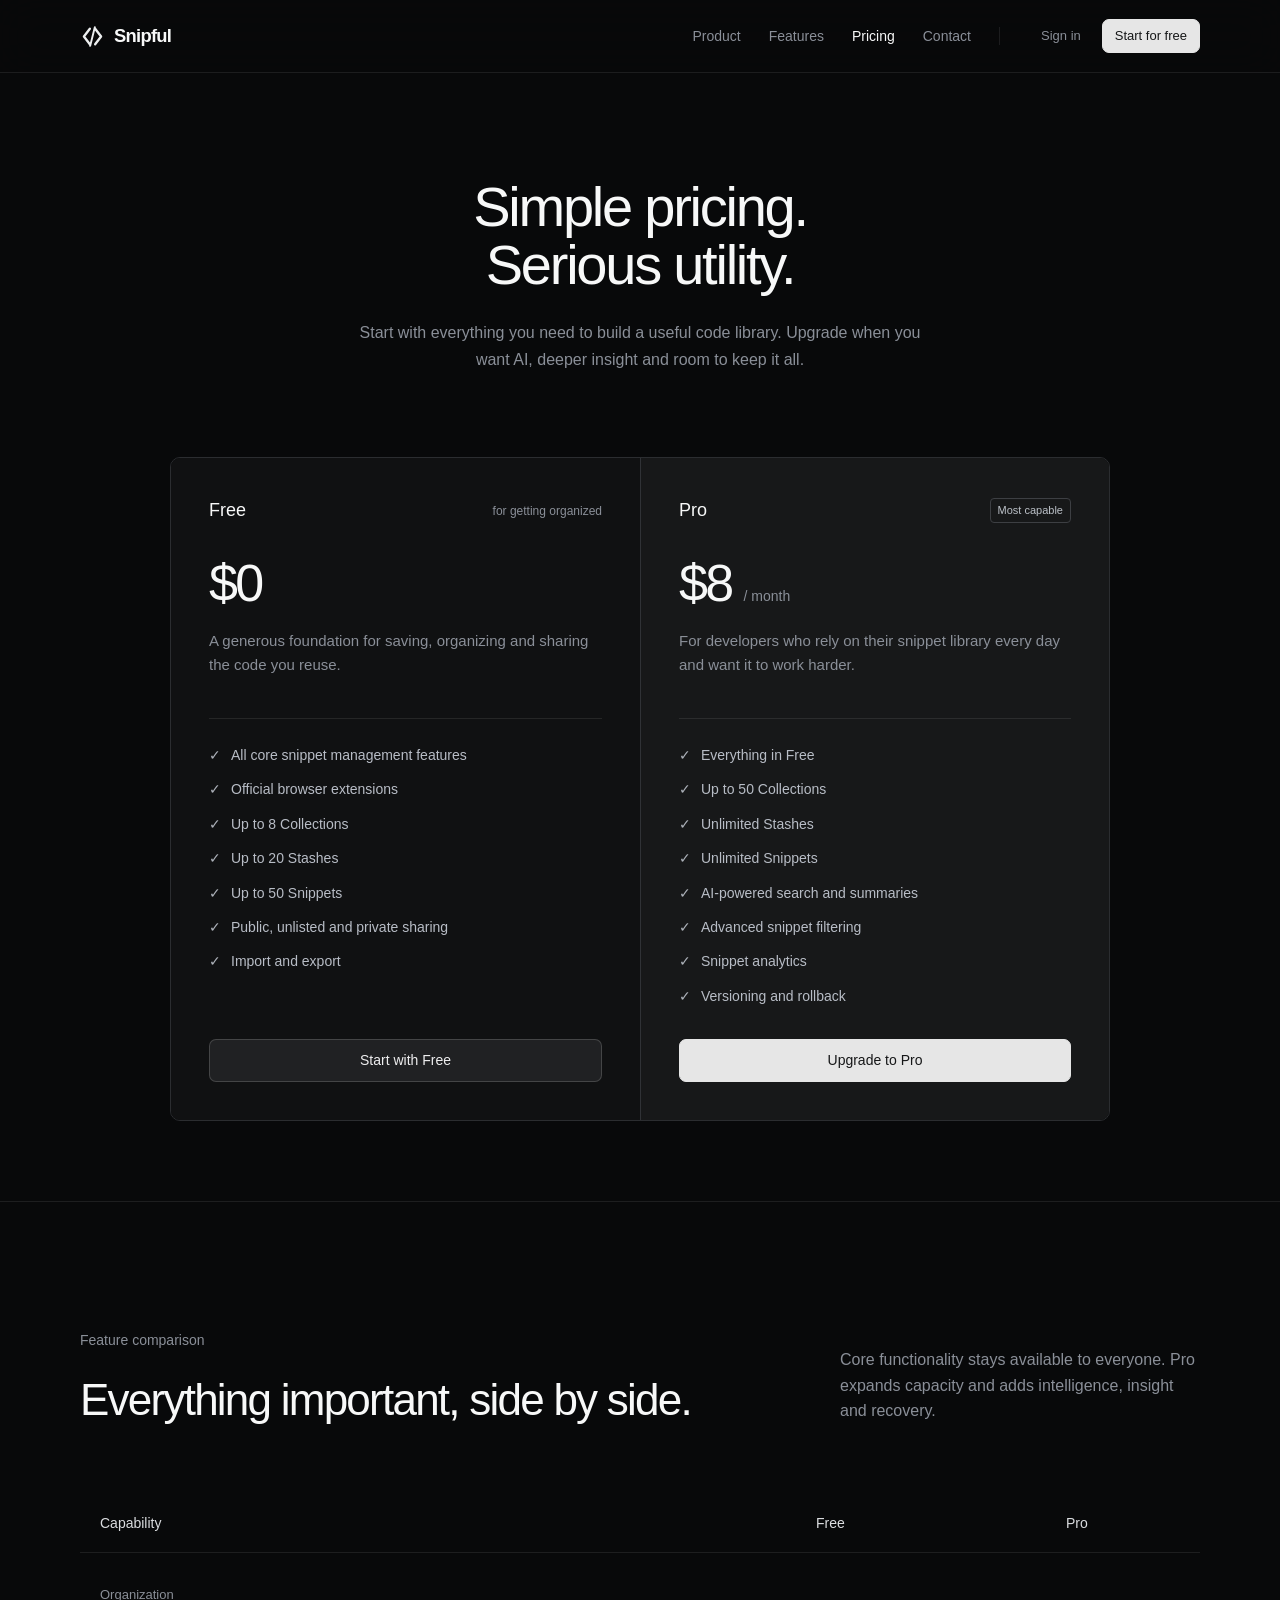
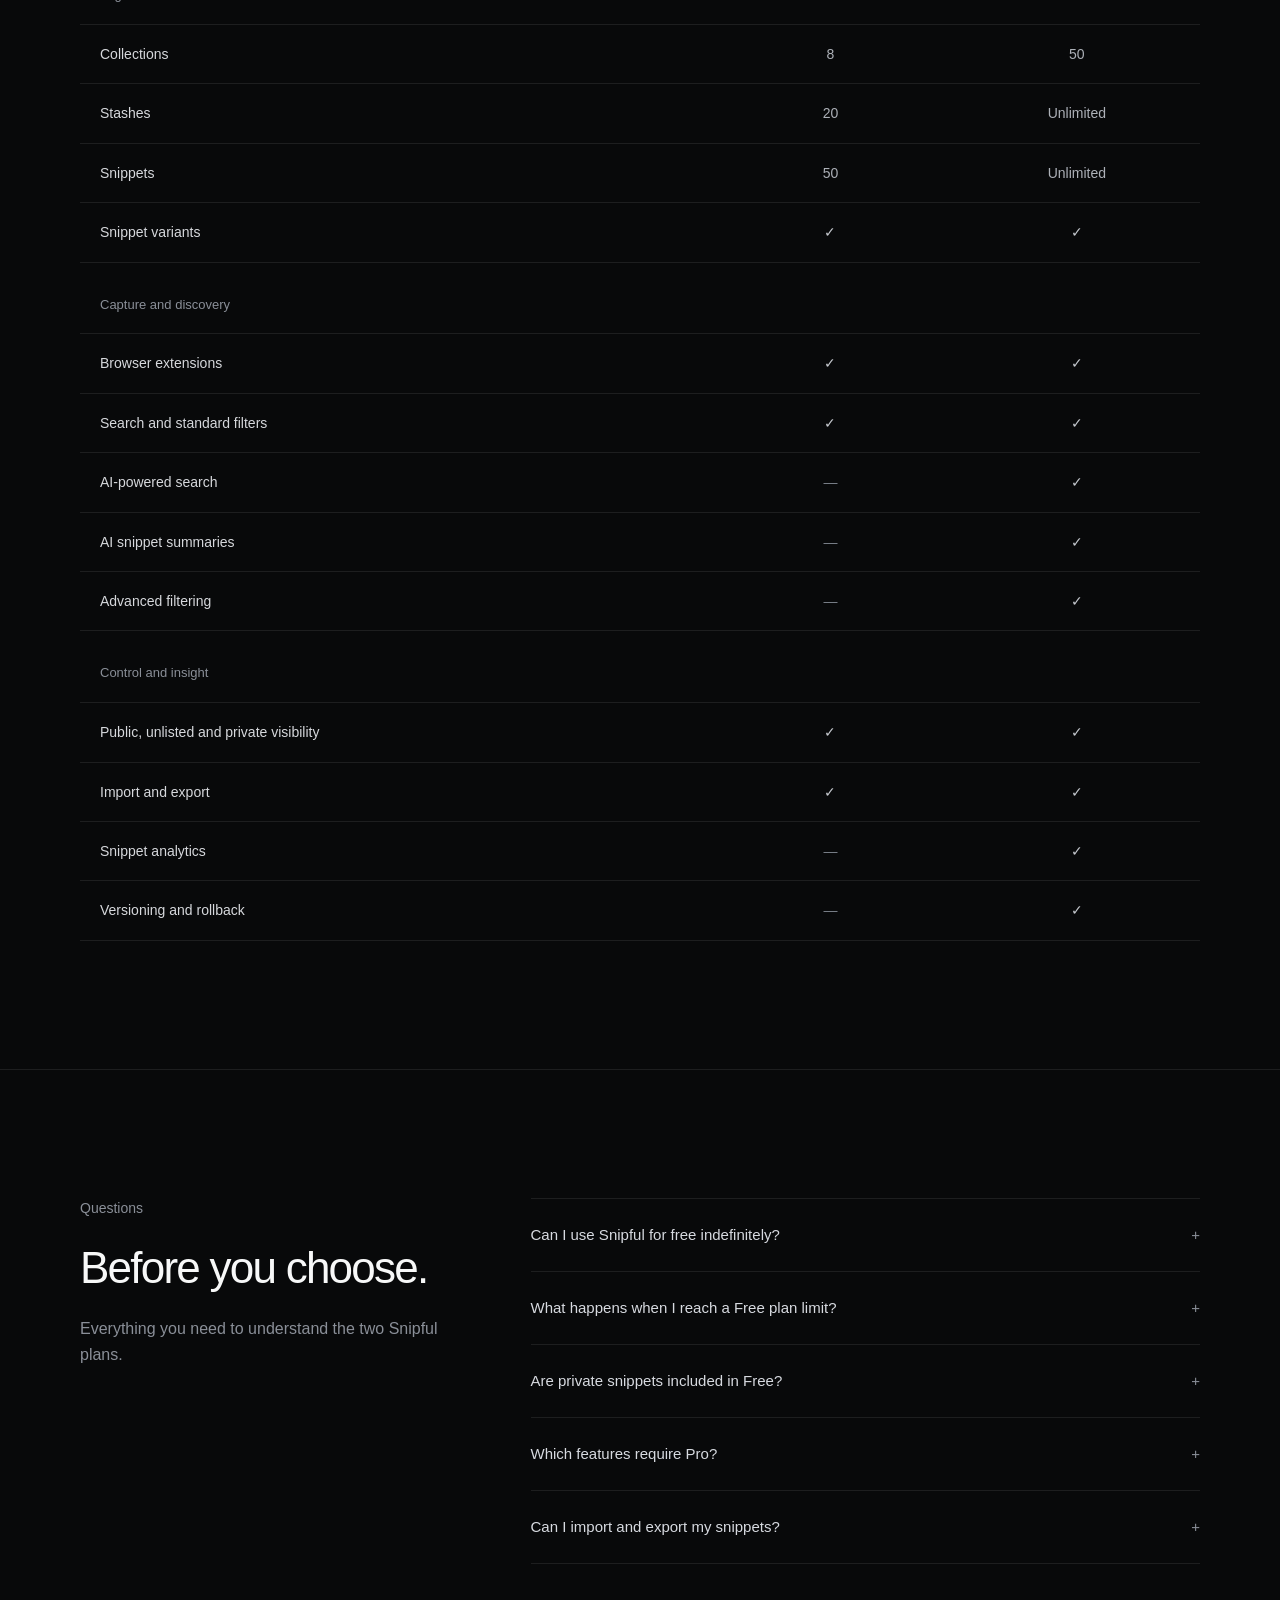
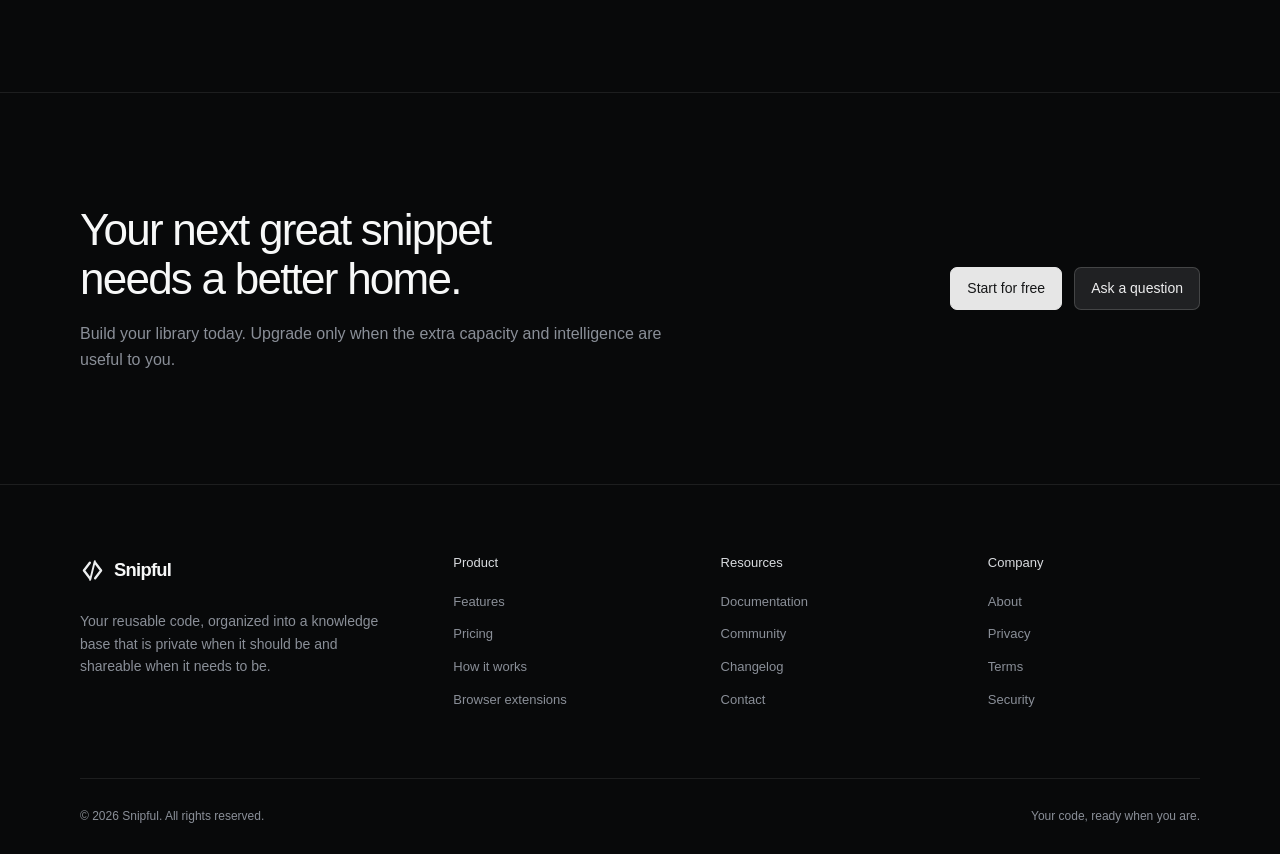
<file: pricing.html>
<!doctype html>
<html lang="en">
<head>
  <meta charset="utf-8">
  <meta name="viewport" content="width=device-width, initial-scale=1">
  <meta name="description" content="Compare Snipful Free and Pro plans. Start free or unlock AI-powered search, analytics and version history for $8 per month.">
  <meta name="theme-color" content="#08090a">
  <title>Pricing — Snipful</title>
  <link rel="icon" href="favicon.svg" type="image/svg+xml">
  <link rel="stylesheet" href="styles.css?v=2">
  <script src="app.js" defer></script>
</head>
<body>
  <a class="skip-link" href="#main">Skip to content</a>
  <header class="site-header">
    <div class="container nav-shell">
      <a class="brand" href="index.html" aria-label="Snipful home">
        <svg class="brand-mark" viewBox="0 0 32 32" aria-hidden="true"><path d="M12.6 6 5 16l7.6 10M19.4 6 27 16l-7.6 10" fill="none" stroke="currentColor" stroke-width="3" stroke-linecap="round" stroke-linejoin="round"/><path class="slash" d="m19 4-6 24" fill="none" stroke="currentColor" stroke-width="2.5" stroke-linecap="round"/></svg>
        <span>Snipful</span>
      </a>
      <nav class="desktop-nav" aria-label="Primary navigation">
        <a class="nav-link" href="index.html">Product</a>
        <a class="nav-link" href="index.html#features">Features</a>
        <a class="nav-link" aria-current="page" href="pricing.html">Pricing</a>
        <a class="nav-link" href="contact.html">Contact</a>
        <span class="nav-divider" aria-hidden="true"></span>
        <div class="nav-actions"><a class="btn btn-ghost btn-small" href="#">Sign in</a><a class="btn btn-primary btn-small" href="#">Start for free</a></div>
      </nav>
      <button class="nav-toggle" type="button" aria-label="Toggle navigation" aria-expanded="false" data-nav-toggle>
        <svg viewBox="0 0 20 20" fill="none" aria-hidden="true"><path d="M3 6h14M3 10h14M3 14h14" stroke="currentColor" stroke-width="1.5" stroke-linecap="round"/></svg>
      </button>
    </div>
    <nav class="mobile-nav" aria-label="Mobile navigation" data-mobile-nav hidden>
      <div class="container mobile-nav-inner"><a class="nav-link" href="index.html">Product</a><a class="nav-link" href="index.html#features">Features</a><a class="nav-link" href="pricing.html">Pricing</a><a class="nav-link" href="contact.html">Contact</a><a class="nav-link" href="#">Sign in</a><a class="btn btn-primary" href="#">Start for free</a></div>
    </nav>
  </header>

  <main id="main">
    <section class="page-hero">
      <div class="container">
        <span class="eyebrow">Two plans. No maze.</span>
        <h1>Simple pricing.<br><span class="accent">Serious utility.</span></h1>
        <p class="lede">Start with everything you need to build a useful code library. Upgrade when you want AI, deeper insight and room to keep it all.</p>
      </div>
    </section>

    <section class="section-tight" style="border-top:0;padding-top:30px">
      <div class="container">
        <div class="pricing-grid">
          <article class="plan-card">
            <div class="plan-top">
              <div class="plan-label"><strong>Free</strong><span class="kicker">FOR GETTING ORGANIZED</span></div>
              <div class="price">$0</div>
              <p class="plan-description">A generous foundation for saving, organizing and sharing the code you reuse.</p>
              <div class="plan-divider"></div>
              <ul class="feature-list">
                <li>All core snippet management features</li>
                <li>Official browser extensions</li>
                <li>Up to 8 Collections</li>
                <li>Up to 20 Stashes</li>
                <li>Up to 50 Snippets</li>
                <li>Public, unlisted and private sharing</li>
                <li>Import and export</li>
              </ul>
            </div>
            <a class="btn" href="#">Start with Free</a>
          </article>

          <article class="plan-card pro">
            <div class="plan-top">
              <div class="plan-label"><strong>Pro</strong><span class="popular">Most capable</span></div>
              <div class="price">$8 <small>/ month</small></div>
              <p class="plan-description">For developers who rely on their snippet library every day and want it to work harder.</p>
              <div class="plan-divider"></div>
              <ul class="feature-list">
                <li>Everything in Free</li>
                <li>Up to 50 Collections</li>
                <li>Unlimited Stashes</li>
                <li>Unlimited Snippets</li>
                <li>AI-powered search and summaries</li>
                <li>Advanced snippet filtering</li>
                <li>Snippet analytics</li>
                <li>Versioning and rollback</li>
              </ul>
            </div>
            <a class="btn btn-primary" href="#">Upgrade to Pro</a>
          </article>
        </div>
      </div>
    </section>

    <section class="section">
      <div class="container">
        <div class="feature-header">
          <div><span class="eyebrow">Feature comparison</span><h2>Everything important, side by side.</h2></div>
          <p>Core functionality stays available to everyone. Pro expands capacity and adds intelligence, insight and recovery.</p>
        </div>
        <div class="comparison-wrap">
          <table class="comparison-table">
            <thead><tr><th scope="col">Capability</th><th scope="col">Free</th><th scope="col">Pro</th></tr></thead>
            <tbody>
              <tr class="comparison-section"><td colspan="3">Organization</td></tr>
              <tr><td>Collections</td><td>8</td><td>50</td></tr>
              <tr><td>Stashes</td><td>20</td><td>Unlimited</td></tr>
              <tr><td>Snippets</td><td>50</td><td>Unlimited</td></tr>
              <tr><td>Snippet variants</td><td><span class="yes">✓</span></td><td><span class="yes">✓</span></td></tr>
              <tr class="comparison-section"><td colspan="3">Capture and discovery</td></tr>
              <tr><td>Browser extensions</td><td><span class="yes">✓</span></td><td><span class="yes">✓</span></td></tr>
              <tr><td>Search and standard filters</td><td><span class="yes">✓</span></td><td><span class="yes">✓</span></td></tr>
              <tr><td>AI-powered search</td><td><span class="no">—</span></td><td><span class="yes">✓</span></td></tr>
              <tr><td>AI snippet summaries</td><td><span class="no">—</span></td><td><span class="yes">✓</span></td></tr>
              <tr><td>Advanced filtering</td><td><span class="no">—</span></td><td><span class="yes">✓</span></td></tr>
              <tr class="comparison-section"><td colspan="3">Control and insight</td></tr>
              <tr><td>Public, unlisted and private visibility</td><td><span class="yes">✓</span></td><td><span class="yes">✓</span></td></tr>
              <tr><td>Import and export</td><td><span class="yes">✓</span></td><td><span class="yes">✓</span></td></tr>
              <tr><td>Snippet analytics</td><td><span class="no">—</span></td><td><span class="yes">✓</span></td></tr>
              <tr><td>Versioning and rollback</td><td><span class="no">—</span></td><td><span class="yes">✓</span></td></tr>
            </tbody>
          </table>
        </div>
      </div>
    </section>

    <section class="section">
      <div class="container faq-grid">
        <div><span class="eyebrow">Questions</span><h2>Before you choose.</h2><p>Everything you need to understand the two Snipful plans.</p></div>
        <div class="faq-stack">
          <details class="faq-item"><summary>Can I use Snipful for free indefinitely?</summary><p>Yes. The Free plan includes the core product and stays available as long as your library remains within its Collection, Stash and Snippet limits.</p></details>
          <details class="faq-item"><summary>What happens when I reach a Free plan limit?</summary><p>Your existing library remains intact. Upgrade to Pro when you need more Collections or want to keep unlimited Stashes and Snippets.</p></details>
          <details class="faq-item"><summary>Are private snippets included in Free?</summary><p>Yes. Public, unlisted and private visibility options are part of the core sharing experience on both plans.</p></details>
          <details class="faq-item"><summary>Which features require Pro?</summary><p>AI-powered search, AI summaries, advanced filtering, analytics, version history and rollback are available on Pro.</p></details>
          <details class="faq-item"><summary>Can I import and export my snippets?</summary><p>Yes. Import and export are core capabilities available on both Free and Pro.</p></details>
        </div>
      </div>
    </section>

    <section class="cta-band">
      <div class="container"><span class="eyebrow">Start with Free</span><h2>Your next great snippet needs a better home.</h2><p>Build your library today. Upgrade only when the extra capacity and intelligence are useful to you.</p><div class="button-row"><a class="btn btn-primary" href="#">Start for free</a><a class="btn" href="contact.html">Ask a question</a></div></div>
    </section>
  </main>

  <footer class="site-footer">
    <div class="container">
      <div class="footer-grid">
        <div class="footer-brand"><a class="brand" href="index.html"><svg class="brand-mark" viewBox="0 0 32 32" aria-hidden="true"><path d="M12.6 6 5 16l7.6 10M19.4 6 27 16l-7.6 10" fill="none" stroke="currentColor" stroke-width="3" stroke-linecap="round" stroke-linejoin="round"/><path class="slash" d="m19 4-6 24" fill="none" stroke="currentColor" stroke-width="2.5" stroke-linecap="round"/></svg><span>Snipful</span></a><p>Your reusable code, organized into a knowledge base that is private when it should be and shareable when it needs to be.</p></div>
        <div class="footer-col"><h3>Product</h3><a href="index.html#features">Features</a><a href="pricing.html">Pricing</a><a href="index.html#workflow">How it works</a><a href="#">Browser extensions</a></div>
        <div class="footer-col"><h3>Resources</h3><a href="#">Documentation</a><a href="#">Community</a><a href="#">Changelog</a><a href="contact.html">Contact</a></div>
        <div class="footer-col"><h3>Company</h3><a href="#">About</a><a href="#">Privacy</a><a href="#">Terms</a><a href="#">Security</a></div>
      </div>
      <div class="footer-bottom"><span>© 2026 Snipful. All rights reserved.</span><span class="status-line">Your code, ready when you are.</span></div>
    </div>
  </footer>
</body>
</html>
</file>
<file: styles.css>
:root {
  color-scheme: dark;
  --bg: #08090a;
  --bg-soft: #101112;
  --surface: #141516;
  --surface-2: #1b1c1e;
  --line: rgba(255,255,255,.085);
  --line-strong: rgba(255,255,255,.16);
  --text: #f7f8f8;
  --muted: #8a8f98;
  --muted-2: #777d86;
  --accent: #b9bdc5;
  --accent-strong: #f7f8f8;
  --accent-soft: rgba(255,255,255,.06);
  --green: #92b69b;
  --container: 1120px;
  --sans: Inter, "SF Pro Display", -apple-system, BlinkMacSystemFont, "Segoe UI", sans-serif;
  --mono: "SFMono-Regular", Consolas, "Liberation Mono", monospace;
}
* { box-sizing: border-box; }
html { scroll-behavior: smooth; scroll-padding-top: 96px; }
body { margin:0; background:var(--bg); color:var(--text); font:400 16px/1.6 var(--sans); -webkit-font-smoothing:antialiased; }
::selection { background:#45484f; color:#fff; }
a { color:inherit; text-decoration:none; }
button,input,textarea,select { font:inherit; }
button,a { -webkit-tap-highlight-color:transparent; }
svg,img { display:block; max-width:100%; }
[hidden] { display:none !important; }
:focus-visible { outline:2px solid #adb2bd; outline-offset:5px; }
.skip-link { position:fixed; top:12px; left:12px; z-index:100; padding:10px 14px; background:#fff; color:#08090a; transform:translateY(-150%); }
.skip-link:focus { transform:translateY(0); }
.container { width:min(var(--container),calc(100% - 80px)); margin-inline:auto; }
.section { padding:128px 0; border-top:1px solid var(--line); }
.section-tight { padding:80px 0; border-top:1px solid var(--line); }
h1,h2,h3,p { margin-top:0; }
h1,h2,h3 { font-weight:500; letter-spacing:-.04em; text-wrap:balance; }
h1 { margin-bottom:26px; font-size:clamp(2.65rem,5.2vw,4rem); line-height:1.04; }
h2 { margin-bottom:24px; font-size:clamp(2rem,3.5vw,2.75rem); line-height:1.12; }
h3 { margin-bottom:15px; font-size:1.375rem; line-height:1.25; letter-spacing:-.025em; }
p { color:var(--muted); }
.lede { max-width:600px; color:var(--muted); font-size:1.0625rem; line-height:1.65; }
.eyebrow,.kicker,.feature-number { display:block; margin-bottom:24px; color:var(--muted); font:400 .875rem/1.5 var(--sans); letter-spacing:0; text-transform:none; }
.eyebrow::before { display:none; }
.accent { color:inherit; }
.muted { color:var(--muted); }
.mono { font-family:var(--mono); }
.display-copy { color:var(--muted); font-size:clamp(1.75rem,3vw,2.5rem); line-height:1.25; }
.display-copy strong { color:var(--text); font-weight:500; }

.site-header { position:sticky; top:0; z-index:50; border-bottom:1px solid var(--line); background:rgba(8,9,10,.88); backdrop-filter:blur(20px); }
.nav-shell { display:flex; align-items:center; height:72px; }
.brand { display:inline-flex; align-items:center; gap:9px; font-size:1.15rem; font-weight:600; letter-spacing:-.04em; }
.brand-mark { width:25px; height:25px; color:#eceeef; }
.desktop-nav { display:flex; align-items:center; gap:28px; margin-left:auto; }
.nav-link { color:var(--muted); font-size:.875rem; transition:color .18s; }
.nav-link:hover,.nav-link[aria-current="page"] { color:var(--text); }
.nav-divider { width:1px; height:18px; background:var(--line); }
.nav-actions { display:flex; align-items:center; gap:8px; }
.nav-toggle { display:none; margin-left:auto; width:44px; height:44px; padding:12px; border:0; border-radius:6px; background:transparent; color:var(--text); }
.mobile-nav { border-top:1px solid var(--line); background:var(--bg); }
.mobile-nav-inner { display:grid; gap:6px; padding:18px 0 24px; }
.mobile-nav .nav-link { padding:10px 0; font-size:1rem; }
.btn { display:inline-flex; min-height:42px; align-items:center; justify-content:center; gap:10px; padding:9px 16px; border:1px solid var(--line-strong); border-radius:7px; background:#202123; color:#ededee; font-size:.875rem; font-weight:500; cursor:pointer; transition:background .16s,border-color .16s; }
.btn:hover { background:#2a2b2e; border-color:#45474b; }
.btn-primary { background:#e6e6e6; color:#161718; border-color:#e6e6e6; }
.btn-primary:hover { background:#fff; border-color:#fff; }
.btn-ghost { background:transparent; color:var(--muted); border-color:transparent; }
.btn-small { min-height:34px; padding:6px 12px; font-size:.8125rem; border-radius:7px; }
.btn svg { width:15px; height:15px; }
.button-row { display:flex; flex-wrap:wrap; gap:12px; }

.hero { padding:148px 0 0; overflow:hidden; }
.hero-copy { max-width:900px; }
.hero-copy>.eyebrow { display:none; }
.hero h1 { max-width:850px; }
.hero .lede { max-width:620px; margin-bottom:25px; }
.hero .button-row .btn:not(.btn-primary) { background:transparent; border-color:transparent; color:var(--muted); }
.hero-note { margin-top:16px; color:var(--muted-2); font-size:.75rem; }
.app-window { position:relative; margin-top:76px; overflow:hidden; border:1px solid #27282b; border-radius:12px; background:#111213; box-shadow:0 20px 60px #0005; }
.window-bar { display:flex; align-items:center; height:38px; padding:0 16px; border-bottom:1px solid var(--line); background:#151617; }
.window-dots { display:flex; gap:6px; }
.window-dots i { width:6px; height:6px; border-radius:50%; background:#494b4f; }
.window-title { margin:auto; color:var(--muted-2); font-size:.75rem; }
.app-grid { display:grid; grid-template-columns:185px 280px minmax(0,1fr); min-height:510px; }
.app-sidebar,.snippet-list { border-right:1px solid var(--line); }
.app-sidebar { padding:16px 10px; background:#141516; }
.workspace-select { display:flex; align-items:center; gap:9px; padding:7px 7px 15px; font-size:.8125rem; font-weight:500; }
.workspace-avatar { display:grid; width:24px; height:24px; place-items:center; border:1px solid #484a4d; border-radius:5px; background:#292b2e; color:#e2e4e7; font-size:.625rem; }
.side-group { margin-top:23px; }
.side-label { padding:0 8px 7px; color:var(--muted-2); font-size:.75rem; text-transform:capitalize; }
.side-item { display:flex; align-items:center; gap:8px; width:100%; padding:7px 8px; border:0; border-radius:5px; background:transparent; color:#9a9da4; text-align:left; font-size:.75rem; }
.side-item.is-active { background:#242527; color:#edeeee; }
.side-item .count { margin-left:auto; color:#7c8087; font-size:.6875rem; }
.folder-dot { width:8px; height:7px; border:1px solid currentColor; border-radius:2px; }
.snippet-list { padding:14px 10px; background:#111213; min-width:0; }
.mock-search { display:flex; gap:8px; align-items:center; padding:9px 10px; border:1px solid var(--line); border-radius:6px; background:#18191b; }
.mock-search svg { width:15px; flex-shrink:0; color:var(--muted); }
.mock-search input { width:100%; min-width:0; border:0; background:transparent; color:var(--text); font-size:.75rem; outline:0; }
.mock-search:focus-within { outline:1px solid #777d86; }
.mock-search input::placeholder { color:var(--muted); }
.list-heading { display:flex; justify-content:space-between; padding:18px 8px 12px; color:var(--muted); font-size:.75rem; }
.snippet-item { display:block; width:100%; margin-bottom:4px; padding:11px 8px; border:1px solid transparent; border-radius:6px; background:transparent; color:inherit; text-align:left; cursor:pointer; }
.snippet-item:hover { background:#191a1c; }
.snippet-item.is-active { background:#242527; border-color:#313236; }
.snippet-top { display:flex; align-items:center; gap:8px; }
.language-icon { display:grid; width:22px; height:22px; flex-shrink:0; place-items:center; border:1px solid #35373a; border-radius:4px; color:#aeb4bd; font: .625rem var(--mono); }
.snippet-name { overflow:hidden; font-size:.75rem; font-weight:500; text-overflow:ellipsis; white-space:nowrap; }
.snippet-meta { display:flex; gap:7px; margin:6px 0 0 30px; color:var(--muted); font-size:.6875rem; }
.visibility-dot { display:none; }
.editor-pane { min-width:0; background:#101112; }
.editor-head { display:flex; min-height:66px; align-items:center; gap:12px; padding:0 18px; border-bottom:1px solid var(--line); }
.editor-title { min-width:0; }
.editor-title strong { display:block; overflow:hidden; text-overflow:ellipsis; white-space:nowrap; font-size:.8125rem; font-weight:500; }
.editor-title span { color:var(--muted); font-size:.75rem; }
.editor-actions { display:flex; gap:6px; margin-left:auto; }
.icon-button { display:grid; min-width:30px; height:30px; place-items:center; padding:0 5px; border:1px solid var(--line); border-radius:5px; background:transparent; color:#9b9fa7; cursor:pointer; font-size:.75rem; }
.editor-tabs { display:flex; gap:12px; padding:9px 18px 0; }
.editor-tab { padding:8px 3px; border:0; border-bottom:1px solid transparent; background:transparent; color:var(--muted); font-size:.75rem; cursor:pointer; }
.editor-tab.is-active { color:#ededee; border-bottom-color:#c3c6ca; }
.code-block { min-height:336px; margin:0; padding:23px 18px; overflow:auto; border-top:1px solid var(--line); color:#b9bdc4; font:.75rem/1.8 var(--mono); white-space:pre; }
.code-line-no { display:inline-block; width:28px; color:#6b7078; user-select:none; }
.tok-purple { color:#aaa7c6; }
.tok-cyan { color:#a2bbc4; }
.tok-green { color:#b4c4ae; }
.tok-yellow { color:#c9bd99; }
.tok-muted { color:#858b94; }
.editor-footer { display:flex; flex-wrap:wrap; gap:8px; padding:14px 18px; border-top:1px solid var(--line); }
.tiny-chip { padding:3px 6px; border:1px solid var(--line); border-radius:4px; color:#9c9fa6; font-size:.6875rem; }

.mini-proof { display:grid; grid-template-columns:repeat(4,1fr); width:min(var(--container),calc(100% - 80px)); margin:0 auto; padding:40px 0 58px; }
.proof-item { padding:0 24px; border-left:1px solid var(--line); }
.proof-item:first-child { padding-left:0; border:0; }
.proof-item code { display:block; margin-bottom:8px; color:#d3d5d8; font:500 .875rem var(--sans); text-transform:capitalize; }
.proof-item span { color:var(--muted); font-size:.8125rem; }
.thesis-grid { display:grid; grid-template-columns:1.5fr .65fr; gap:100px; align-items:end; }
.thesis-grid h2 { margin:0; }
.thesis-aside p { margin-bottom:0; font-size:.9375rem; }
.thesis-aside .kicker { font-size:.8125rem; text-transform:capitalize; margin-bottom:12px; }
.workflow { display:grid; grid-template-columns:.9fr 1.1fr; gap:90px; align-items:center; }
.workflow-copy .lede { font-size:1rem; }
.flow-board { padding:30px; border:1px solid #292b2e; border-radius:8px; background:#111213; }
.tree-header { display:flex; justify-content:space-between; padding-bottom:22px; border-bottom:1px solid var(--line); color:#a0a4ab; font-size:.8125rem; }
.tree-root { margin-top:24px; color:#e4e6e8; font-size:.9375rem; }
.tree-branch { position:relative; display:grid; gap:15px; margin:18px 0 0 10px; padding:0 0 0 24px; border-left:1px solid #3b3d40; }
.tree-leaf { position:relative; color:#b9bcc3; font-size:.875rem; }
.tree-leaf::before { content:""; position:absolute; left:-25px; top:12px; width:16px; border-top:1px solid #3b3d40; }
.tree-leaf small { display:block; color:var(--muted); font-size:.75rem; }
.variant-stack { display:grid; gap:7px; margin-top:14px; }
.variant { padding:8px 12px; border:1px solid var(--line); border-radius:5px; color:#aeb2b9; font:.75rem var(--mono); }
.variant:first-child { background:#212224; color:#f0f1f2; }

.feature-header { display:flex; justify-content:space-between; gap:80px; align-items:end; margin-bottom:70px; }
.feature-header h2 { max-width:650px; margin-bottom:0; }
.feature-header p { max-width:360px; margin-bottom:0; }
.feature-grid { display:grid; grid-template-columns:1fr 1fr; gap:0; }
.feature-card { min-width:0; border-top:1px solid var(--line); background:transparent; }
.feature-card.large,.feature-card.small { display:grid; grid-column:1/-1; grid-template-columns:1fr 1.2fr; gap:90px; align-items:center; padding:80px 0; }
.feature-card.small .feature-copy { grid-column:2; grid-row:1; }
.feature-card.small .feature-visual { grid-column:1; grid-row:1; }
.feature-card.half { display:flex; flex-direction:column; padding:64px 42px 0 0; }
.feature-card.half .feature-copy { flex:1; }
.feature-card.half:last-child { padding:64px 0 0 42px; border-left:1px solid var(--line); }
.feature-copy { max-width:460px; }
.feature-copy h3 { font-size:clamp(1.65rem,2.5vw,2.25rem); line-height:1.12; letter-spacing:-.035em; }
.feature-copy p { font-size:1rem; margin:0; }
.feature-number { font-size:.8125rem; }
.feature-visual { min-width:0; border:1px solid #303135; border-radius:9px; background:#121314; box-shadow:0 20px 50px #0004; }
.feature-card.half .feature-visual { min-height:270px; margin-top:40px; }
.extension-bar { display:flex; flex-wrap:wrap; gap:12px; align-items:center; padding:19px 22px; border-bottom:1px solid var(--line); color:#a1a5ac; font-size:.75rem; }
.accepted { margin-left:auto; color:var(--green); font-size:.75rem; }
.extension-content { display:grid; grid-template-columns:1fr 1fr; gap:12px; padding:24px; }
.field-mini { padding:12px; border:1px solid var(--line); border-radius:5px; color:#a6aab2; font-size:.8125rem; }
.field-mini.full { grid-column:1/-1; }
.field-mini.highlight { border-color:#dedfe1; background:#dedfe1; color:#202123; text-align:center; margin-top:8px; font-weight:500; }
.ai-search { padding:20px; }
.ai-query { padding:16px 6px 20px; border-bottom:1px solid var(--line); color:#e1e3e6; font: .9375rem/1.5 var(--sans); }
.ai-result { padding:20px 8px; border-bottom:1px solid var(--line); }
.ai-result:last-child { border:0; }
.ai-result strong { display:block; color:#d8dade; font-size:.875rem; font-weight:500; }
.ai-result span { color:var(--muted); font-size:.75rem; }
.history { padding:18px 22px; }
.history-row { display:grid; grid-template-columns:10px 1fr auto; gap:12px; align-items:center; padding:18px 0; border-bottom:1px solid var(--line); }
.history-row:last-child { border:0; }
.history-dot { width:6px; height:6px; border:1px solid #9b9da3; border-radius:50%; }
.history-row:first-child .history-dot { background:#c3c7ce; }
.history-row strong { font-size:.8125rem; font-weight:400; color:#ccd0d6; }
.history-row span { color:var(--muted); font-size:.75rem; }
.visibility-demo { padding:17px 22px; }
.visibility-option { display:flex; gap:12px; align-items:center; padding:15px 0; border-bottom:1px solid var(--line); }
.visibility-option:last-child { border:0; }
.visibility-option.is-selected::after { content:"✓"; margin-left:auto; color:#d9dcdf; }
.visibility-icon { display:grid; width:25px; flex-shrink:0; place-items:center; color:#a1a6ae; font-size:1rem; }
.visibility-option strong { display:block; color:#d4d6db; font-size:.875rem; font-weight:500; }
.visibility-option span { display:block; color:var(--muted); font-size:.75rem; }

.plan-teaser { display:grid; grid-template-columns:1fr auto; gap:110px; align-items:center; padding:24px 0; }
.plan-teaser h2 { max-width:750px; }
.plan-teaser p { max-width:650px; margin-bottom:0; }
.price-lockup { min-width:170px; text-align:left; }
.price-lockup strong { display:block; font-size:3.5rem; font-weight:500; letter-spacing:-.06em; line-height:1.2; }
.price-lockup span { color:var(--muted); font-size:.875rem; }
.page-hero { padding:105px 0 38px; text-align:center; }
.page-hero h1 { font-size:clamp(2.5rem,5vw,3.5rem); }
.page-hero .lede { margin-inline:auto; max-width:575px; font-size:1rem; }
.page-hero .eyebrow { display:none; }
.pricing-grid { display:grid; grid-template-columns:1fr 1fr; gap:0; max-width:940px; margin:auto; border:1px solid #2b2d30; border-radius:10px; overflow:hidden; }
.plan-card { display:flex; flex-direction:column; min-width:0; padding:38px; background:#101112; }
.plan-card.pro { border-left:1px solid #303236; background:#171819; }
.plan-label { display:flex; align-items:center; justify-content:space-between; gap:12px; margin-bottom:32px; }
.plan-label strong { font-size:1.125rem; font-weight:500; }
.plan-label .kicker { margin:0; font-size:.75rem; text-transform:lowercase; }
.popular { padding:3px 7px; border:1px solid #3d3f43; border-radius:4px; color:#bbc0c7; font-size:.6875rem; }
.price { margin-bottom:20px; font-size:3.25rem; font-weight:500; letter-spacing:-.05em; line-height:1; }
.price small { font-size:.875rem; font-weight:400; color:var(--muted); letter-spacing:0; }
.plan-description { min-height:64px; margin-bottom:24px; font-size:.9375rem; }
.plan-divider { margin:25px 0; border-top:1px solid var(--line); }
.feature-list { display:grid; gap:12px; margin:0 0 32px; padding:0; list-style:none; }
.feature-list li { display:flex; gap:10px; color:#b8bdc6; font-size:.875rem; }
.feature-list li::before { content:"✓"; color:#aeb3bb; }
.plan-card>.btn { margin-top:auto; width:100%; }
.comparison-wrap { overflow:auto; }
.comparison-table { width:100%; border-collapse:collapse; }
.comparison-table th,.comparison-table td { padding:18px 20px; border-bottom:1px solid var(--line); text-align:left; font-size:.875rem; }
.comparison-table th { color:#dbdde0; font-weight:500; }
.comparison-table td { color:#adb1b8; }
.comparison-table td:first-child { color:#d6d8dc; }
.comparison-table th:not(:first-child),.comparison-table td:not(:first-child) { width:22%; text-align:center; }
.comparison-section td { padding-top:32px; font-size:.8125rem; font-weight:500; color:var(--muted)!important; }
.yes { color:#c4c8ce; }
.no { color:#787e87; }
.faq-grid { display:grid; grid-template-columns:.7fr 1.3fr; gap:90px; }
.faq-stack { border-top:1px solid var(--line); }
.faq-item { border-bottom:1px solid var(--line); }
.faq-item summary { display:flex; justify-content:space-between; gap:24px; padding:24px 0; color:#d7dae0; list-style:none; cursor:pointer; font-size:.9375rem; }
.faq-item summary::-webkit-details-marker { display:none; }
.faq-item summary::after { content:"+"; color:var(--muted); }
.faq-item[open] summary::after { content:"−"; }
.faq-item p { padding:0 24px 24px 0; margin:0; font-size:.9375rem; }

.contact-layout { display:grid; grid-template-columns:.85fr 1.15fr; gap:115px; padding:110px 0 130px; align-items:start; }
.contact-copy { position:sticky; top:120px; }
.contact-copy h1 { font-size:clamp(2.75rem,4.5vw,3.5rem); }
.contact-copy .lede { font-size:1rem; }
.contact-links { display:grid; margin-top:50px; }
.contact-link { display:flex; align-items:center; gap:12px; padding:20px 0; border-top:1px solid var(--line); font-size:.875rem; }
.contact-link:last-child { border-bottom:1px solid var(--line); }
.contact-link small { display:block; color:var(--muted); font-size:.8125rem; margin-top:3px; }
.contact-link .arrow { margin-left:auto; color:var(--muted); }
.form-card { border-left:1px solid var(--line); padding:0 0 0 48px; }
.form-intro { margin-bottom:32px; }
.form-intro h2 { font-size:1.5rem; margin-bottom:10px; letter-spacing:-.025em; }
.form-intro p { font-size:.8125rem; margin:0; }
.form-grid { display:grid; grid-template-columns:1fr 1fr; gap:24px 18px; }
.form-field { display:grid; gap:10px; min-width:0; }
.form-field.full { grid-column:1/-1; }
.form-field label { color:#c7cbd1; font-size:.875rem; }
.required { color:var(--muted); }
.form-control { width:100%; min-height:46px; padding:10px 12px; border:1px solid #303236; border-radius:6px; background:#121314; color:#ebedf0; font-size:1rem; }
.form-control::placeholder { color:#777d85; }
.form-control:focus { border-color:#868c95; outline:1px solid #868c95; outline-offset:1px; }
textarea.form-control { min-height:150px; resize:vertical; }
.form-footer { display:grid; gap:14px; margin-top:26px; }
.form-note { margin:0; color:var(--muted); font-size:.75rem; }
.form-status { padding:16px 0 0; color:#b6bac1; font-size:.875rem; }
.cta-band { padding:112px 0; border-top:1px solid var(--line); text-align:left; }
.cta-band .container { display:grid; grid-template-columns:1fr auto; column-gap:80px; align-items:center; }
.cta-band .eyebrow { display:none; }
.cta-band h2 { max-width:650px; grid-column:1; margin-bottom:18px; }
.cta-band p { max-width:590px; grid-column:1; margin:0; }
.cta-band .button-row { grid-column:2; grid-row:1/3; }
.site-footer { border-top:1px solid var(--line); padding:70px 0 28px; }
.footer-grid { display:grid; grid-template-columns:1.5fr repeat(3,1fr); gap:55px; }
.footer-brand p { max-width:300px; margin:20px 0 0; font-size:.875rem; }
.footer-col h3 { margin-bottom:20px; font-size:.8125rem; font-weight:500; letter-spacing:0; text-transform:capitalize; color:#d9dce0; }
.footer-col a { display:block; margin:12px 0; color:var(--muted); font-size:.8125rem; }
.footer-col a:hover { color:#edeff2; }
.footer-bottom { display:flex; justify-content:space-between; padding-top:28px; margin-top:55px; border-top:1px solid var(--line); color:var(--muted); font-size:.75rem; }
.status-line { color:var(--muted); }

@media(max-width:1000px) {
  .container,.mini-proof { width:calc(100% - 48px); }
  .desktop-nav { gap:18px; }
  .app-grid { grid-template-columns:155px 245px minmax(0,1fr); }
  .workflow,.thesis-grid { gap:48px; }
  .feature-card.large,.feature-card.small { gap:48px; }
  .contact-layout { gap:48px; }
  .form-card { padding-left:30px; }
  .cta-band .container { display:block; }
  .cta-band .button-row { margin-top:28px; }
}
@media(max-width:760px) {
  .desktop-nav { display:none; }
  .nav-toggle { display:block; }
  .nav-shell { height:64px; }
  .hero { padding-top:82px; }
  h1 { font-size:clamp(2.5rem,7vw,3.5rem); }
  .hero-note { font-size:.75rem; }
  .section { padding:80px 0; }
  .section-tight { padding:60px 0; }
  .app-window { margin-top:50px; }
  .app-grid { grid-template-columns:220px minmax(0,1fr); }
  .app-sidebar { display:none; }
  .mini-proof { grid-template-columns:1fr 1fr; gap:25px 0; padding:35px 0; }
  .proof-item:nth-child(3) { border:0; padding-left:0; }
  .thesis-grid,.workflow,.faq-grid { grid-template-columns:1fr; gap:36px; }
  .thesis-aside { max-width:420px; }
  .feature-header { display:block; margin-bottom:45px; }
  .feature-header p { max-width:520px; margin-top:25px; }
  .feature-card.large,.feature-card.small { grid-template-columns:1fr; padding:48px 0; gap:30px; }
  .feature-card.small .feature-copy,.feature-card.small .feature-visual { grid-column:auto; grid-row:auto; }
  .feature-card.half { grid-column:1/-1; padding:48px 0 0; }
  .feature-card.half:last-child { padding:48px 0 0; margin-top:48px; border-left:0; }
  .feature-copy { max-width:100%; }
  .feature-visual { max-width:100%; width:100%; }
  .plan-teaser { gap:32px; grid-template-columns:1fr; }
  .price-lockup { display:flex; align-items:center; flex-wrap:wrap; gap:14px; }
  .price-lockup>div { margin:0!important; margin-left:auto!important; }
  .page-hero { padding:75px 0 30px; }
  .pricing-grid { grid-template-columns:1fr; }
  .plan-card { padding:30px; }
  .plan-card.pro { border-left:0; border-top:1px solid #303236; }
  .plan-description { min-height:0; }
  .contact-layout { grid-template-columns:1fr; gap:50px; padding:72px 0 80px; }
  .contact-copy { position:static; }
  .form-card { padding:35px 0 0; border-left:0; border-top:1px solid var(--line); }
  .contact-links { margin-top:30px; }
  .footer-grid { grid-template-columns:repeat(3,1fr); gap:35px; }
  .footer-brand { grid-column:1/-1; }
  .footer-brand p { max-width:500px; }
  .cta-band { padding:75px 0; }
}
@media(max-width:520px) {
  .container,.mini-proof { width:calc(100% - 40px); }
  .hero h1 { font-size:2.5rem; line-height:1.08; }
  .hero .lede { font-size:1rem; }
  .app-grid { grid-template-columns:minmax(0,1fr); }
  .snippet-list { border:0; }
  .snippet-item { padding:9px; }
  .snippet-item .snippet-name { font-size:.8125rem; }
  .editor-pane { border-top:1px solid var(--line); }
  .code-block { min-height:0; max-height:300px; font-size:.75rem; }
  .editor-head { padding:12px; }
  .proof-item { padding:0 12px; }
  .proof-item span { font-size:.75rem; }
  .flow-board { padding:22px; }
  .feature-copy h3 { font-size:1.875rem; }
  .extension-content { grid-template-columns:1fr; padding:18px; }
  .extension-bar { padding:16px 18px; }
  .accepted { margin:0; }
  .history { padding:12px 16px; }
  .history-row { gap:8px; }
  .history-row span { font-size:.6875rem; }
  .price-lockup { display:block; }
  .price-lockup>div { margin-top:18px!important; }
  .comparison-table th,.comparison-table td { padding:15px 8px; font-size:.75rem; }
  .comparison-table th:not(:first-child),.comparison-table td:not(:first-child) { width:24%; }
  .comparison-table td:first-child { width:52%; }
  .form-grid { grid-template-columns:1fr; }
  .form-field.full { grid-column:auto; }
  .footer-grid { gap:20px; }
  .footer-bottom { display:grid; gap:12px; }
  .footer-col a { font-size:.75rem; }
  .plan-label .kicker { max-width:130px; text-align:right; }
  .btn { min-height:44px; }
}
@media(prefers-reduced-motion:reduce) {
  html { scroll-behavior:auto; }
  *,*::before,*::after { transition:none!important; animation:none!important; }
}
</file>
